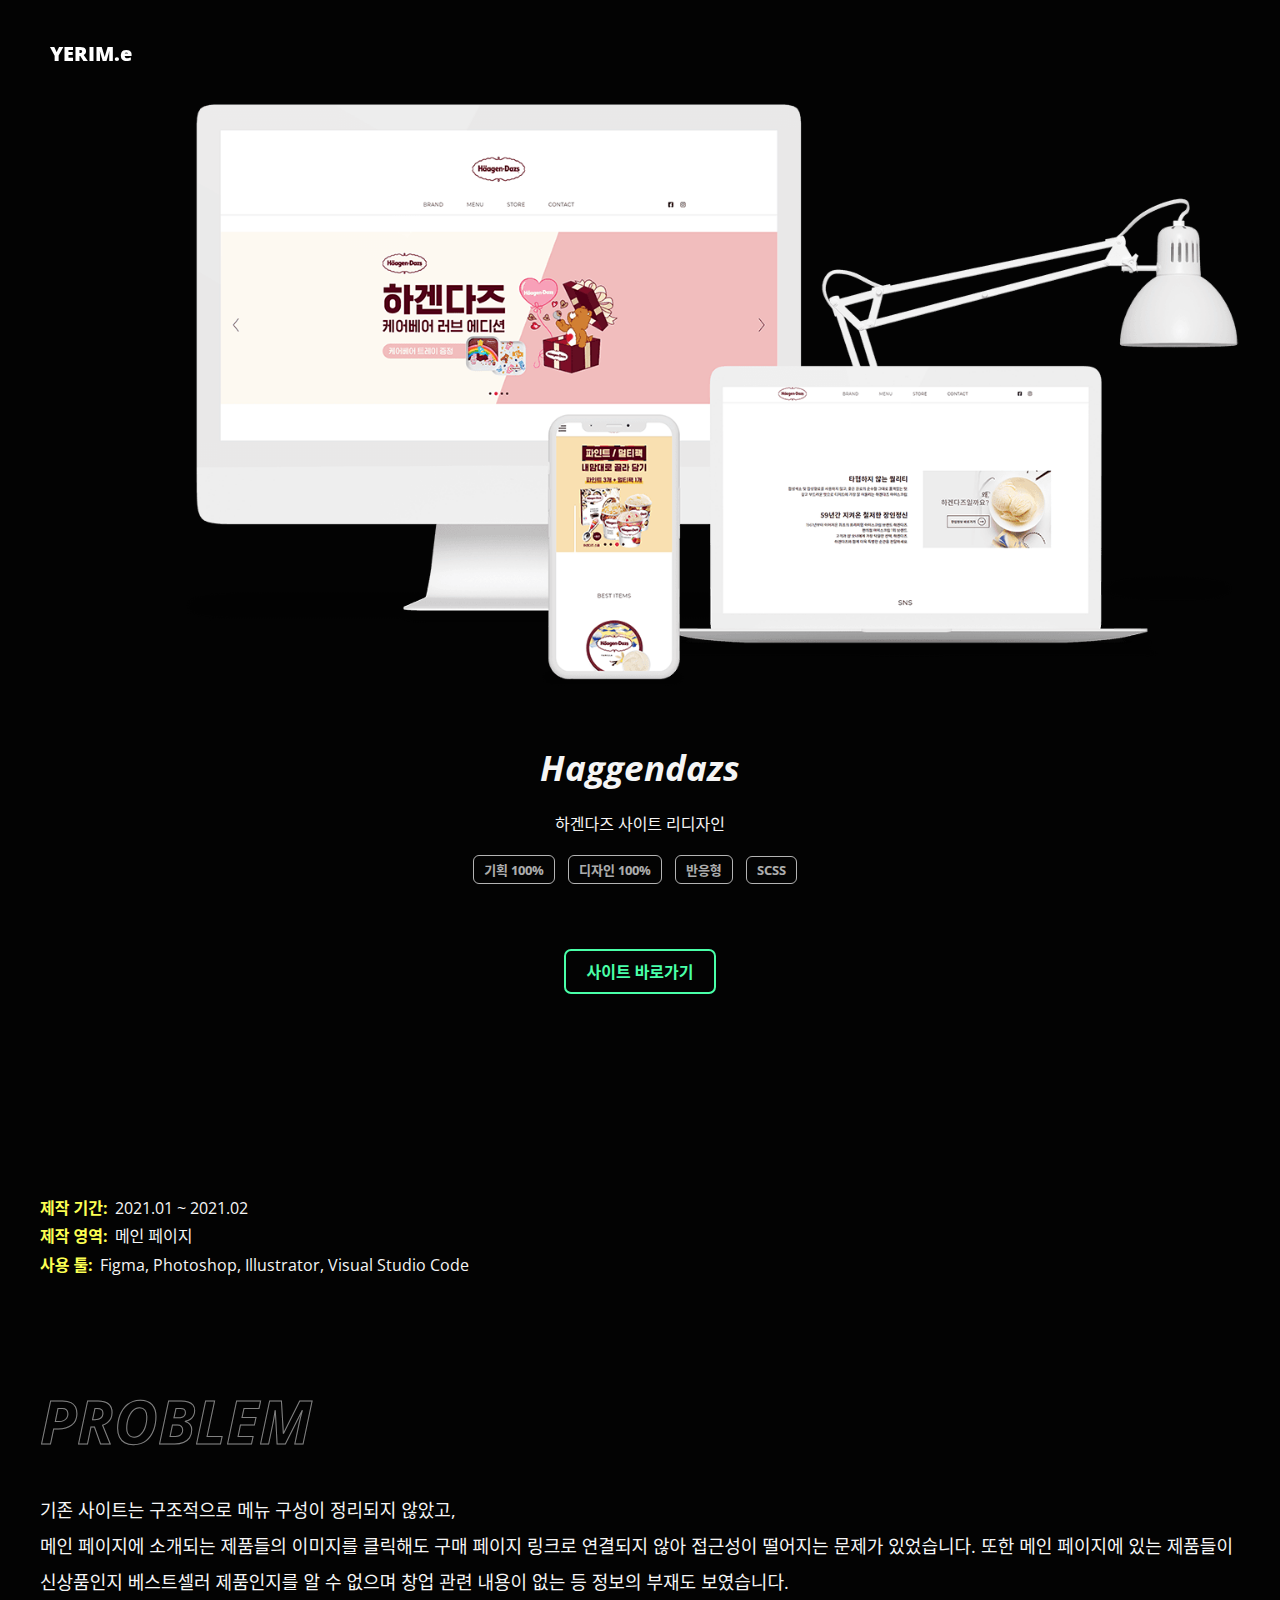
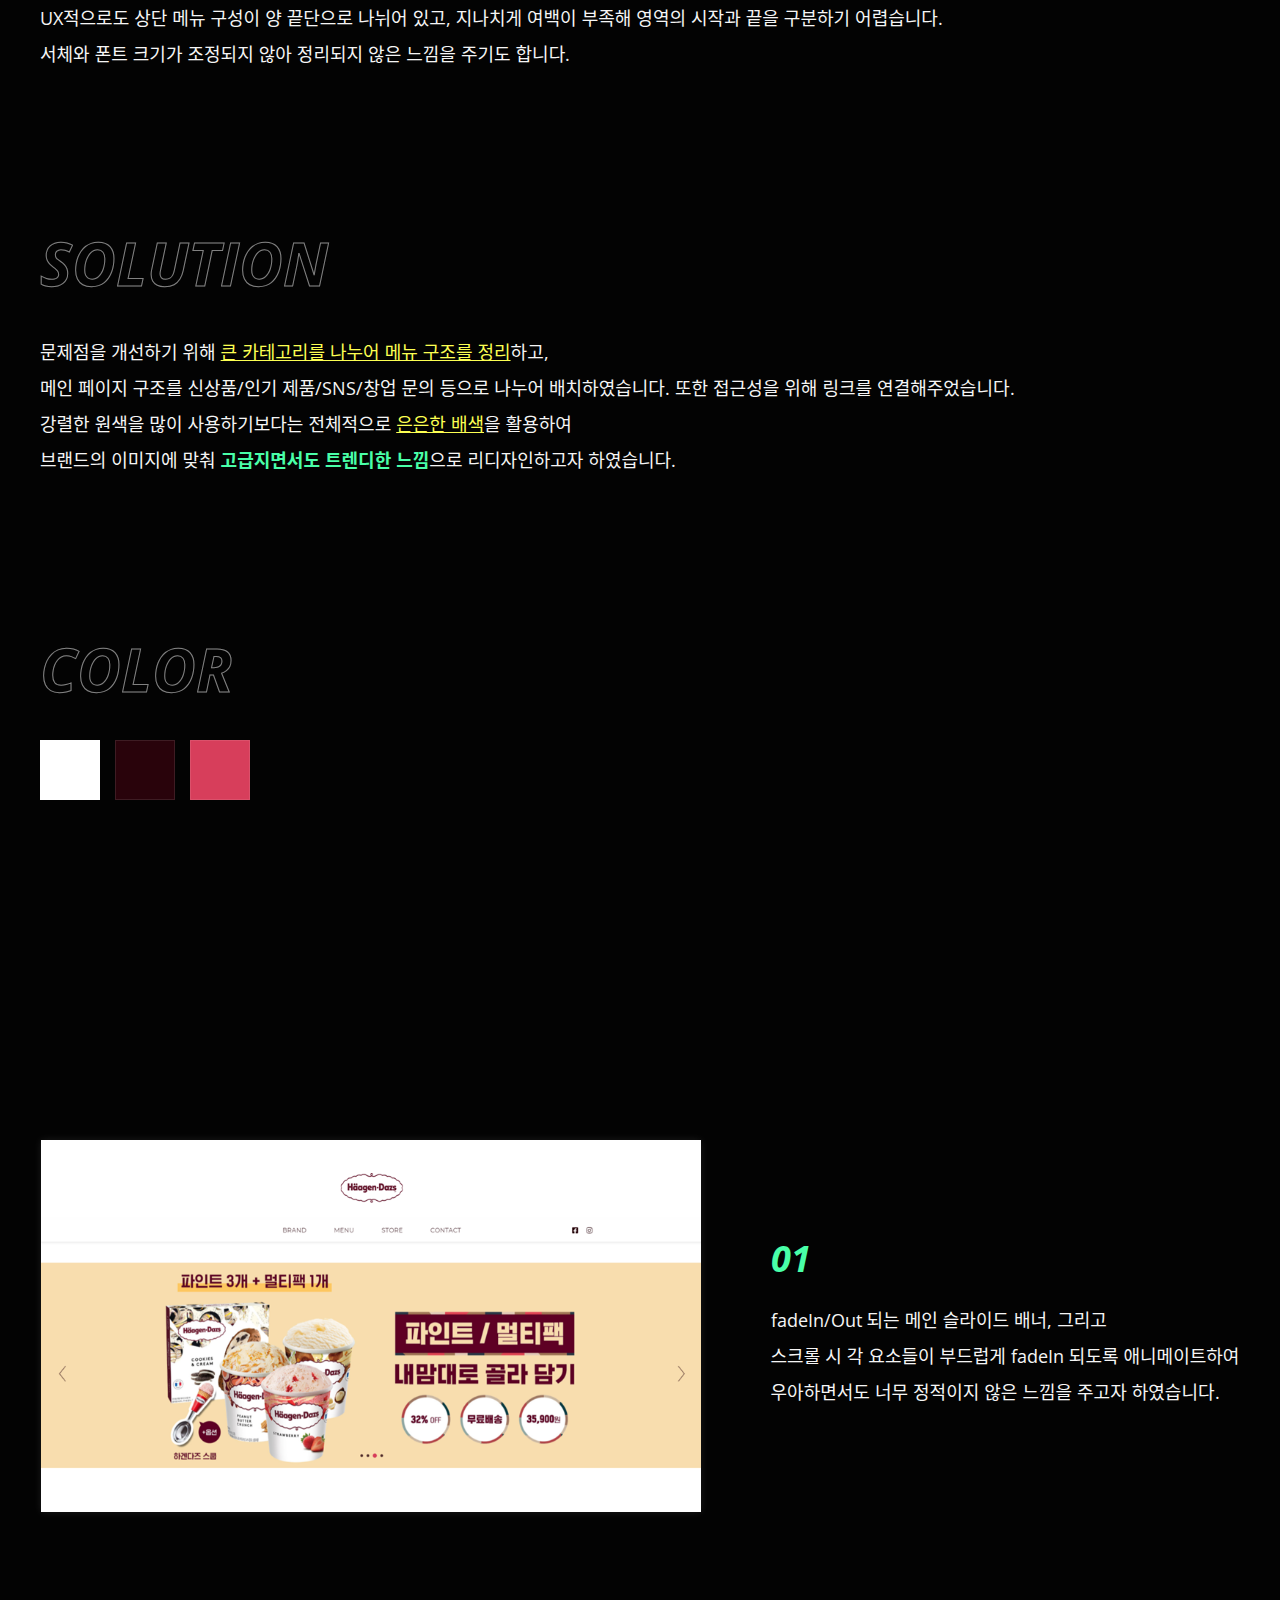
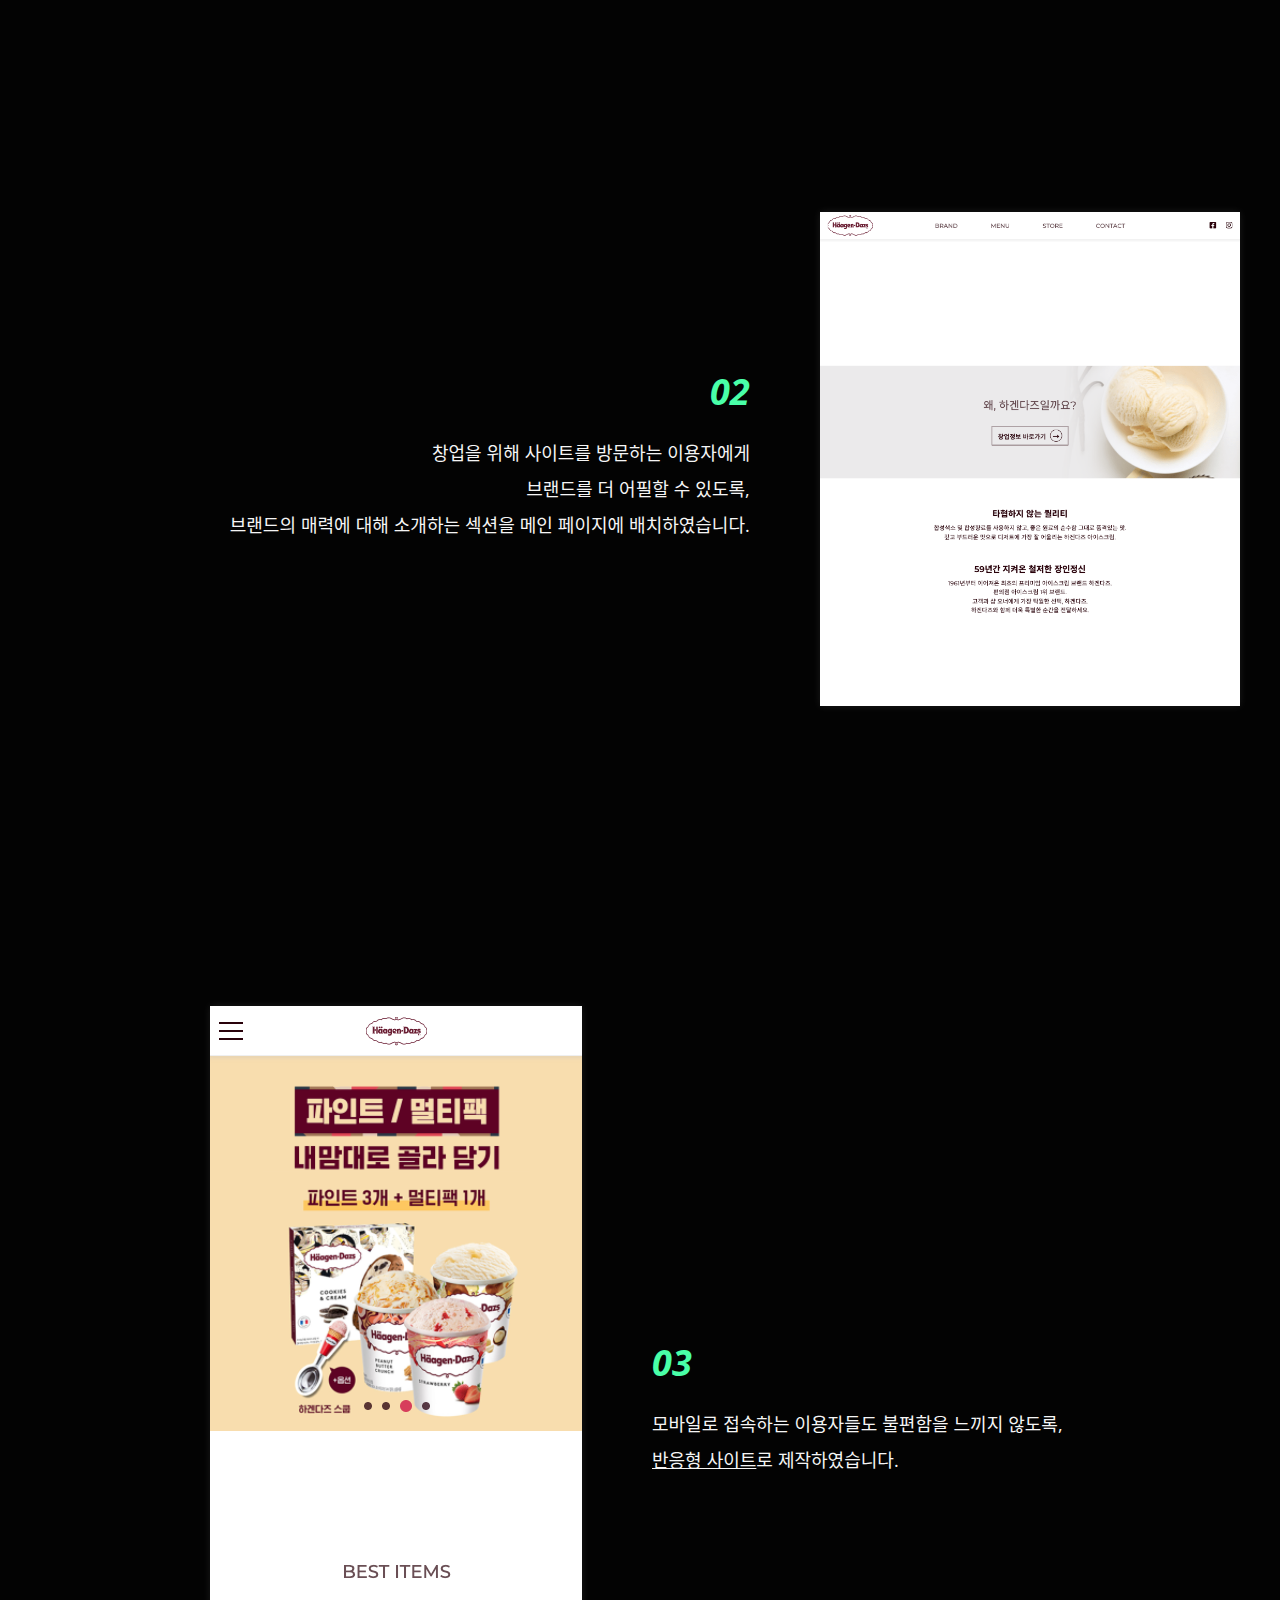
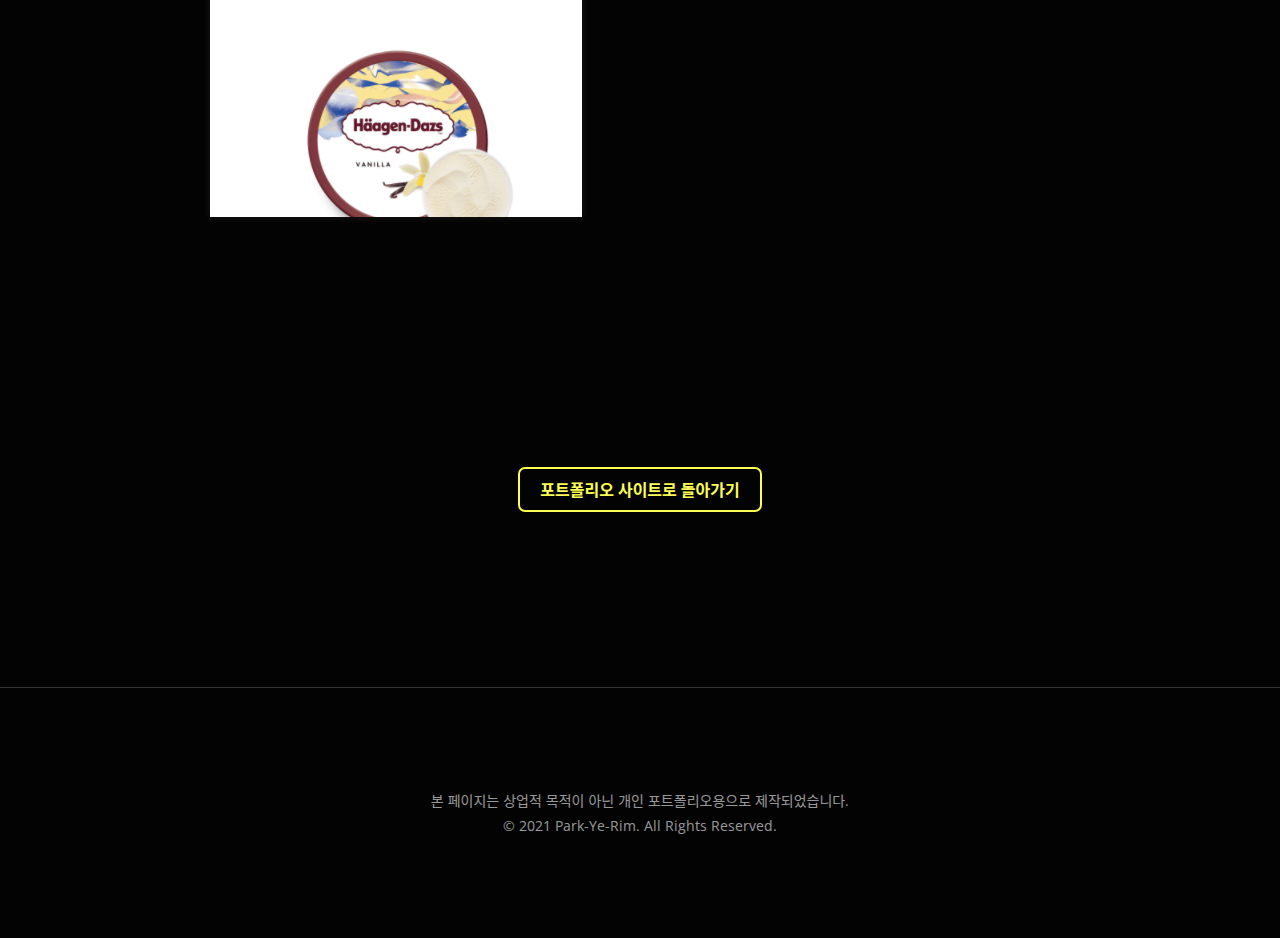
<file: work/site01.html>
<!DOCTYPE html>
<html lang="ko">
<head>
    <meta charset="UTF-8">
    <meta http-equiv="X-UA-Compatible" content="IE=edge">
    <meta name="viewport" content="width=device-width, initial-scale=1.0">
    <title>하겐다즈 사이트 리디자인::YERIM.e</title>

        <!-- font -->
        <link rel="preconnect" href="https://fonts.gstatic.com">
        <link href="https://fonts.googleapis.com/css2?family=Noto+Sans+KR:wght@100;300;400;500;700;900&display=swap"
            rel="stylesheet">
            <link rel="preconnect" href="https://fonts.gstatic.com">
        <link href="https://fonts.googleapis.com/css2?family=Open+Sans:ital,wght@0,300;0,400;0,600;0,700;0,800;1,300;1,400;1,600;1,700;1,800&display=swap" rel="stylesheet">
    
         <!-- jquery -->
        <script src="https://cdnjs.cloudflare.com/ajax/libs/jquery/3.5.1/jquery.min.js"
        integrity="sha512-bLT0Qm9VnAYZDflyKcBaQ2gg0hSYNQrJ8RilYldYQ1FxQYoCLtUjuuRuZo+fjqhx/qtq/1itJ0C2ejDxltZVFg=="
        crossorigin="anonymous"></script>
    
        <!-- font awesome -->
        <link rel="stylesheet" href="https://cdnjs.cloudflare.com/ajax/libs/font-awesome/5.15.2/css/all.min.css"
            integrity="sha512-HK5fgLBL+xu6dm/Ii3z4xhlSUyZgTT9tuc/hSrtw6uzJOvgRr2a9jyxxT1ely+B+xFAmJKVSTbpM/CuL7qxO8w=="
            crossorigin="anonymous" />   
            
             <!-- custom -->
        <link rel="stylesheet" href="../css/style.css">
        <script src="../js/script.js"></script>
           
</head>
<body>
    <!-- header start -->
    <header id ="main-header" class="flex flex-ai-c flex-jc-b">
        <div class="logo"><a href="../">YERIM.e</a></div>
        <div class="sns-btn">
            <div class="dot flex flex-d-c flex-jc-c mb-s"><span></span><span></span><span></span><span></span><span></span></div>
            <ul class="sns flex flex-jc-c flex-ai-c">            
                <li><a target="_blank" href="https://www.instagram.com/y_e_r_i_m_e/"><i class="fab fa-instagram"></i></a></li>
                <li><a target="_blank" href="https://github.com/Kimbangul"><i class="fab fa-github"></i></a></li>
                <li><a href="mailto:highcolor_12@g.hongik.ac.kr"><i class="far fa-envelope"></i></i></a></li>
            </ul>
        </div>
        
    </header>
<!-- header end -->

<div id="contents" class="wrap">
    <section id="sub-main" class="sub-section flex flex-ai-c">
        <div class="con flex flex-d-c flex-jc-c">
            <div class="img-box">
                <img src="../img/site01_2.png" alt="하겐다즈 리디자인 사이트 목업 이미지">
            </div>
            <div class="site-con flex flex-d-c flex-ai-c">
                <h1 class="site-title">Haggendazs</h1>
                <h3 class="sub-title">하겐다즈 사이트 리디자인</h3>
                <ul class="tag-list">
                    <li class="tag">기획 100%</li>
                    <li class="tag">디자인 100%</li>
                    <li class="tag">반응형</li>
                    <li class="tag">SCSS</li>
                </ul>
            </div>

            
            <div class="link-btn">
                <div class="link-box flex flex-jc-c flex-ai-c">
                    <a class="flex flex-ai-c flex-jc-c" href="https://kimbangul.github.io/haagendazs/" target="_blank">사이트 바로가기</a>
                </div>
            </div>

            <ul class="site-info flex flex-d-c flex-ai-c">
                <li><span class="bold">제작 기간: </span>2021.01 ~ 2021.02</li>
                <li><span class="bold">제작 영역: </span>메인 페이지</li>
                <li><span class="bold">사용 툴: </span>Figma, Photoshop, Illustrator, Visual Studio Code</li>
                
            </ul>
        </div>
    </section>
    <section id="site-description" class="sub-section">
        <div class="con">
            <div class="problem">
                <h3>PROBLEM</h3>
            <p class="text-box">            
                기존 사이트는 구조적으로 메뉴 구성이 정리되지 않았고, <br> 메인 페이지에 소개되는 제품들의 이미지를 클릭해도 구매 페이지 링크로 연결되지 않아 접근성이 떨어지는 문제가 있었습니다.
                또한 메인 페이지에 있는 제품들이 신상품인지 베스트셀러 제품인지를 알 수 없으며 창업 관련 내용이 없는 등 정보의 부재도 보였습니다.<br>
                
                UX적으로도 상단 메뉴 구성이 양 끝단으로 나뉘어 있고, 지나치게 여백이 부족해 영역의 시작과 끝을 구분하기 어렵습니다. <br>
                 서체와 폰트 크기가 조정되지 않아 정리되지 않은 느낌을 주기도 합니다. <br>
            </p>
            </div>
            <div class="solution">
                <h3>SOLUTION</h3>
            <p class="text-box">
                문제점을 개선하기 위해 <span class="underline">큰 카테고리를 나누어 메뉴 구조를 정리</span>하고, <br>
                메인 페이지 구조를 신상품/인기 제품/SNS/창업 문의 등으로 나누어 배치하였습니다. 또한 접근성을 위해 링크를 연결해주었습니다.<br>
                강렬한 원색을 많이 사용하기보다는 전체적으로 <span class="underline">은은한 배색</span>을 활용하여 <br>
                브랜드의 이미지에 맞춰 <span class="bold">고급지면서도 트렌디한 느낌</span>으로 리디자인하고자 하였습니다. 
            </p>
            </div>
            <div class="color">
                <h3>COLOR</h3>
                 <ul class="color-list flex">
                <li class="color" style="background-color:#fff"></li>
                <li class="color" style="background-color:#29030b"></li>
                <li class="color" style="background-color:#d73e5b"></li>
            </ul>
            </div>
            

            
        </div>
    </section>
    <section id="detail" class="sub-section">
        <div class="con flex flex-d-c">
            <div class="row flex flex-ai-c flex-jc-c">
               
                <div class="img-box">
                    <img src="../img/site01_3.png" alt="하겐다즈 리디자인 사이트 슬라이드 배너 이미지">
                    <!-- <img src="../img/site01_4.png" class="sub-img" alt="하겐다즈 리디자인 사이트 섹션 이미지"> -->
                </div>

                <div class="text-con">
                    <div class="num">01</div>
                    <p class="text-box">
                    
                        fadeIn/Out 되는 메인 슬라이드 배너, 그리고 <br>
                        스크롤 시 각 요소들이 부드럽게 fadeIn 되도록 애니메이트하여<br>
                        우아하면서도 너무 정적이지 않은 느낌을 주고자 하였습니다.
                    </p>
                </div>
               
            </div>
            <div class="row  flex flex-ai-c flex-jc-e">
                
                <div class="img-box portrait-img">
                    <img  src="../img/site01_5.png" alt="하겐다즈 리디자인 사이트 창업정보 이미지">
                </div>
                <div class="text-con">
                    <div class="num">02</div>
                    <p class="text-box">
                        창업을 위해 사이트를 방문하는 이용자에게 <br> 브랜드를 더 어필할 수 있도록, <br>
                        브랜드의 매력에 대해 소개하는 섹션을 메인 페이지에 배치하였습니다.
                    </p>
                </div>
                
            </div>

            <div class="row flex flex-ai-c">
                <div class="img-box mb-img">
                    <img src="../img/site01_6.png" alt="하겐다즈 리디자인 사이트 모바일 이미지">
                </div>
                <div class="text-con">
                    <div class="num">03</div>
                    <p class="text-box">
                        모바일로 접속하는 이용자들도 불편함을 느끼지 않도록, <br>
                        <span class="underline">반응형 사이트</span>로 제작하였습니다.
                    </p>
                </div>
                
            </div>

            <div class="link-btn">
                <div class="link-box flex flex-jc-c flex-ai-c">
                    <a class="flex flex-ai-c flex-jc-c" href="../" >포트폴리오 사이트로 돌아가기</a>
                </div>
            </div>
        </div>
    </section>
    <footer>
        <div class="con">
            <div class="text-box">
                본 페이지는 상업적 목적이 아닌 <br class="mb-s"> 개인 포트폴리오용으로 제작되었습니다.<br>
                <span class="copy">© 2021 Park-Ye-Rim. All Rights Reserved.</span>   
            </div>
        </div>  
    </footer>
</div>
<!-- contents end -->
</body>
</html>
</file>
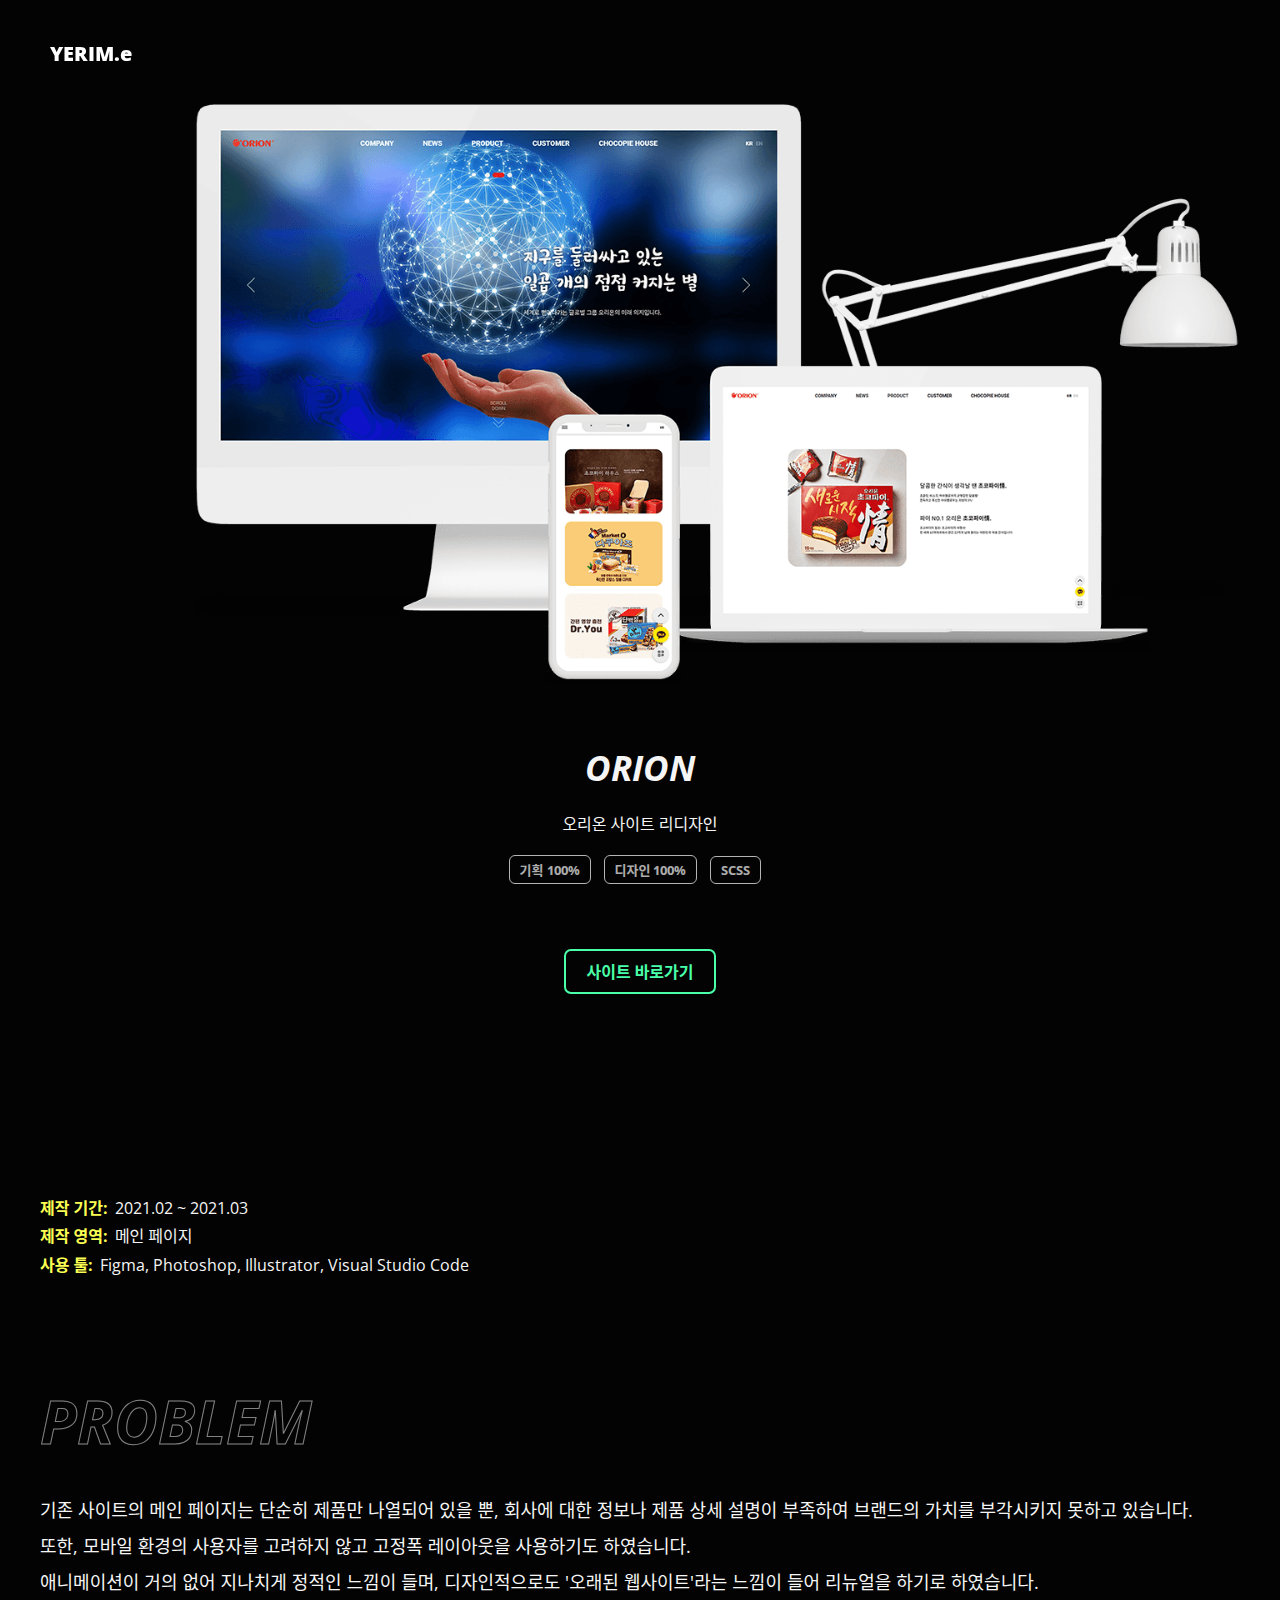
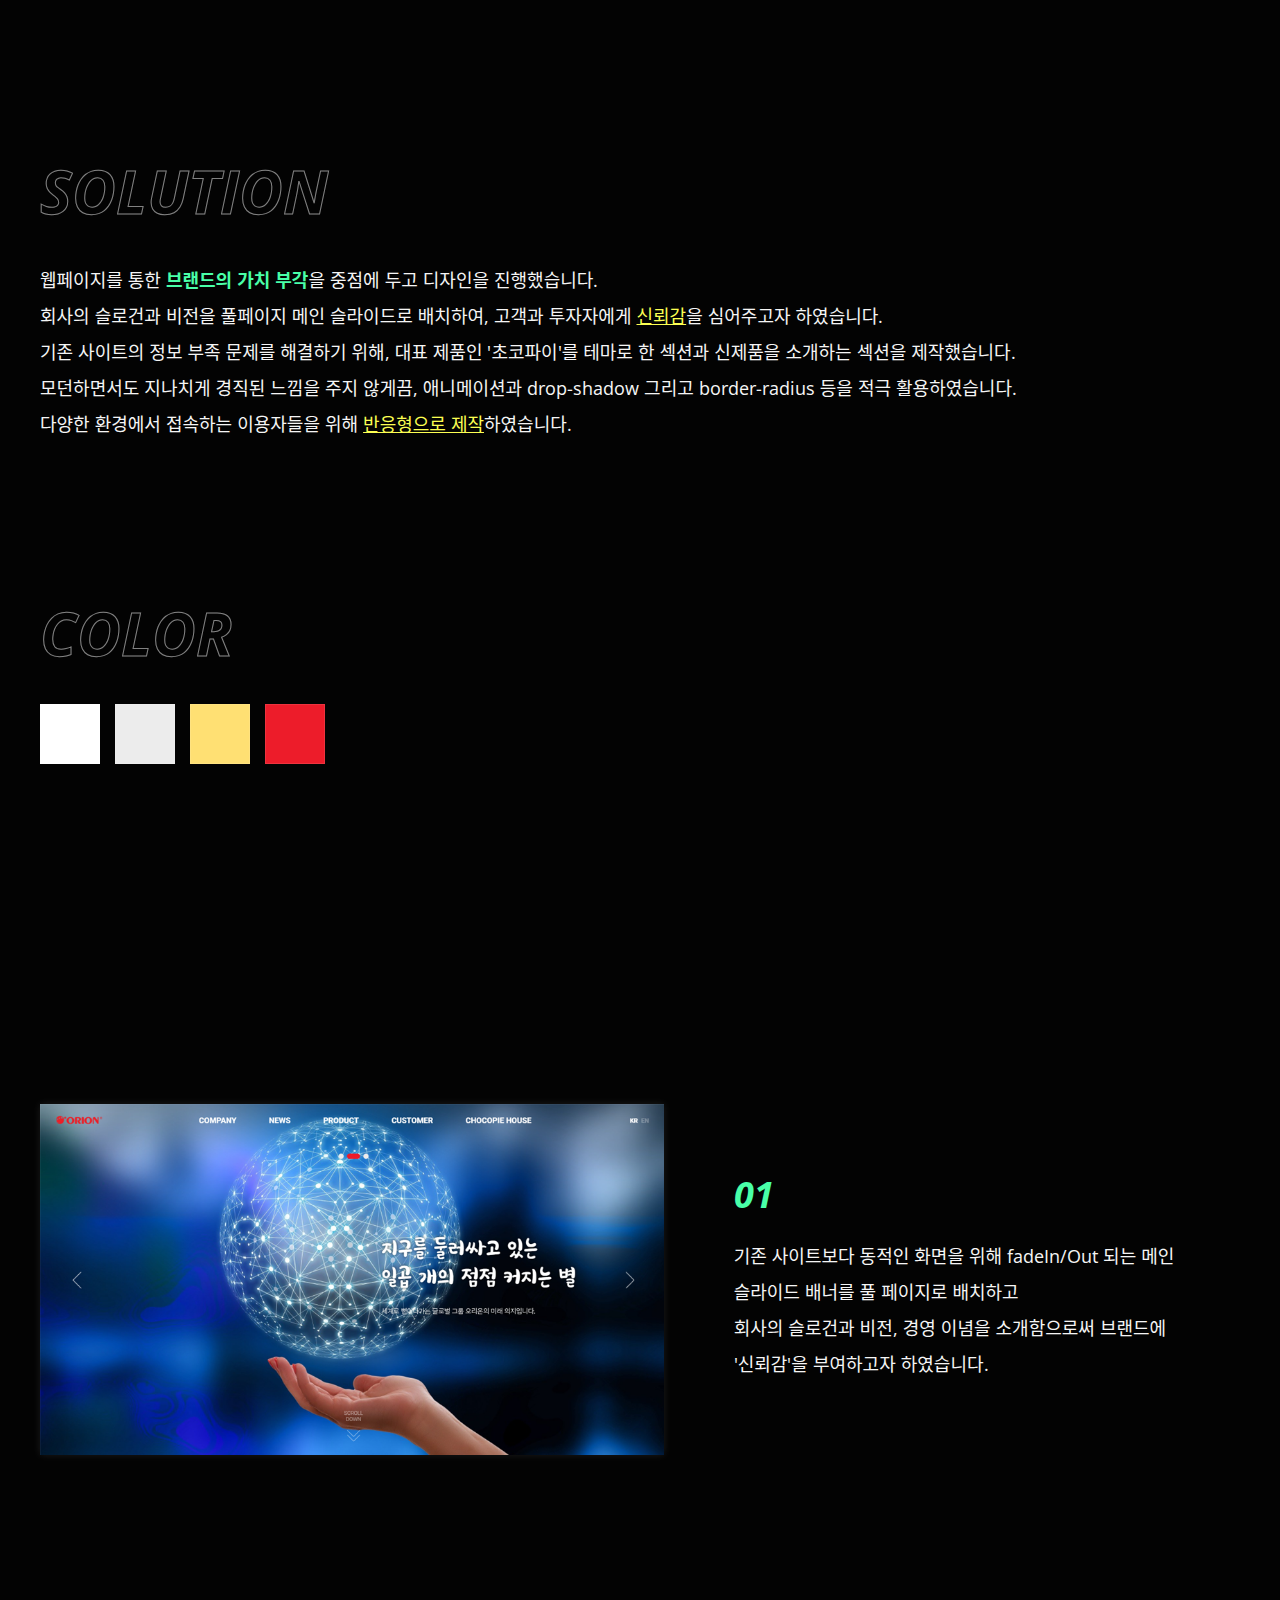
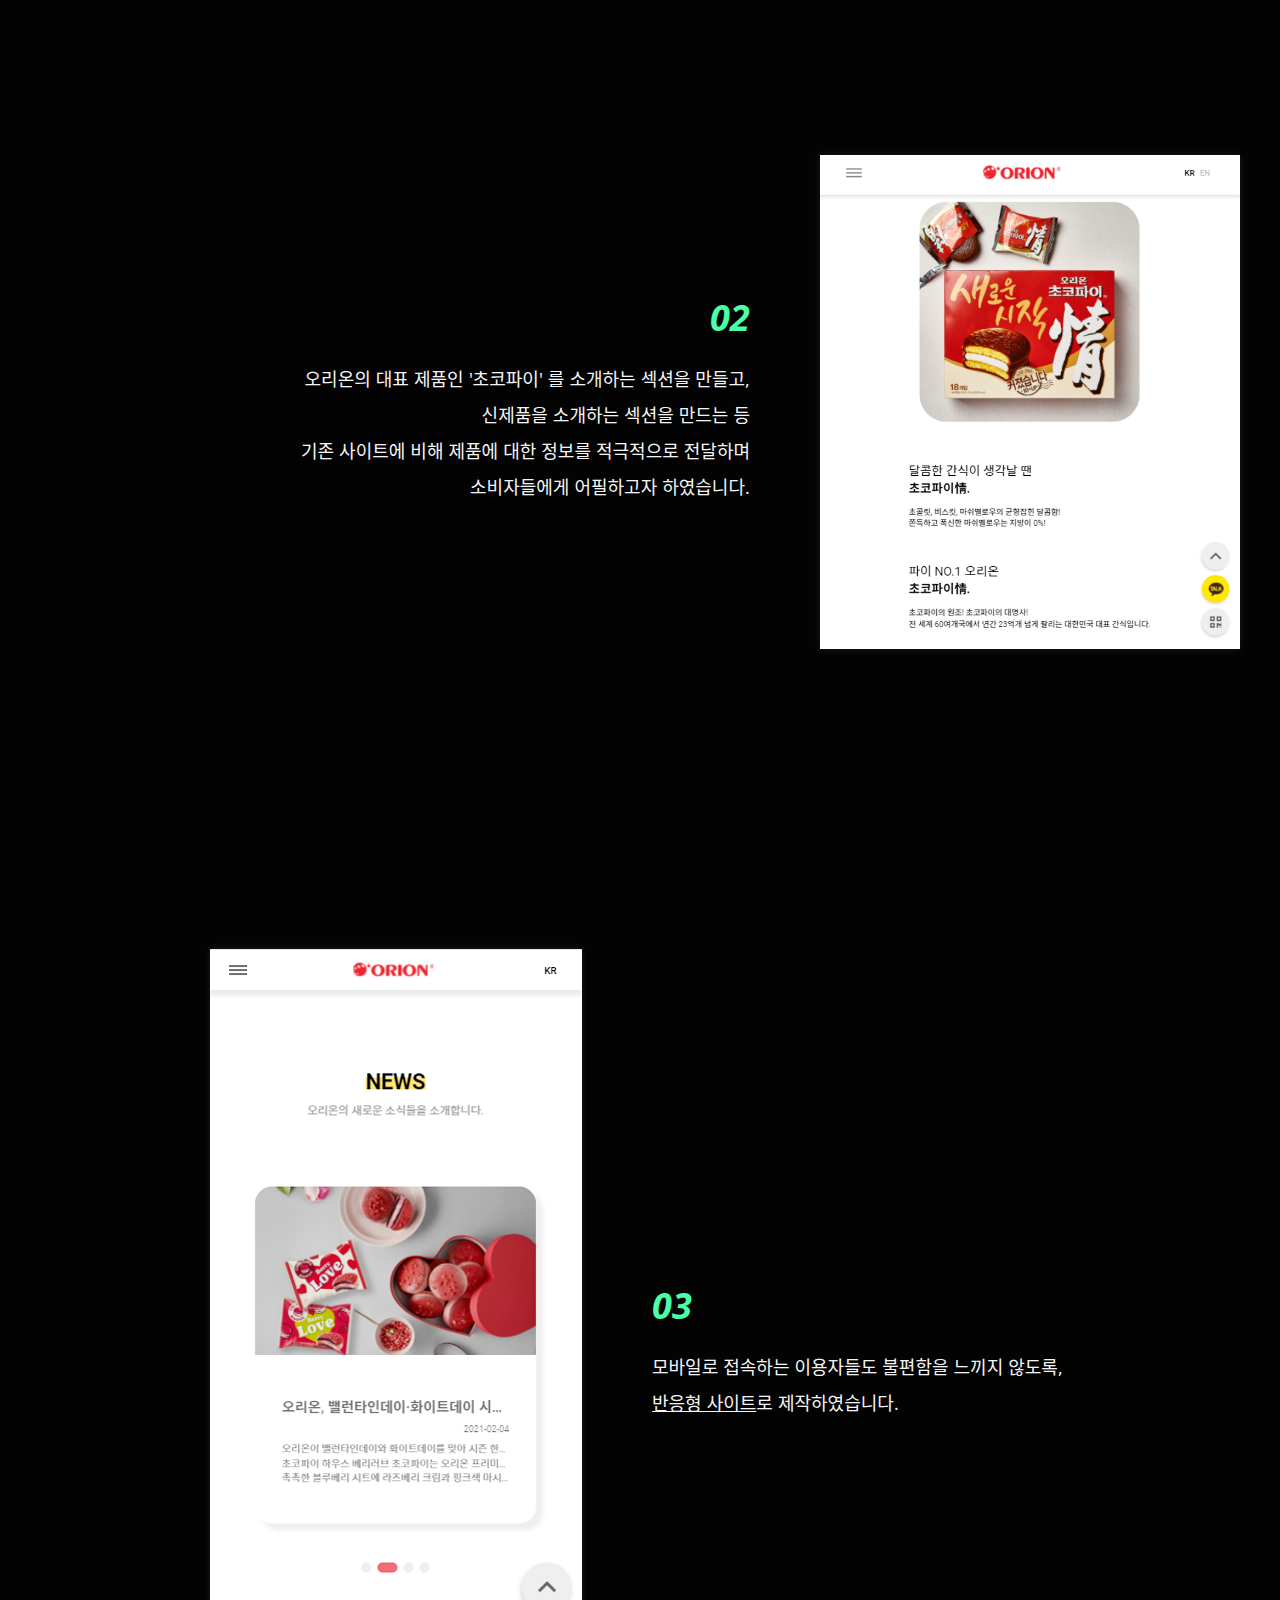
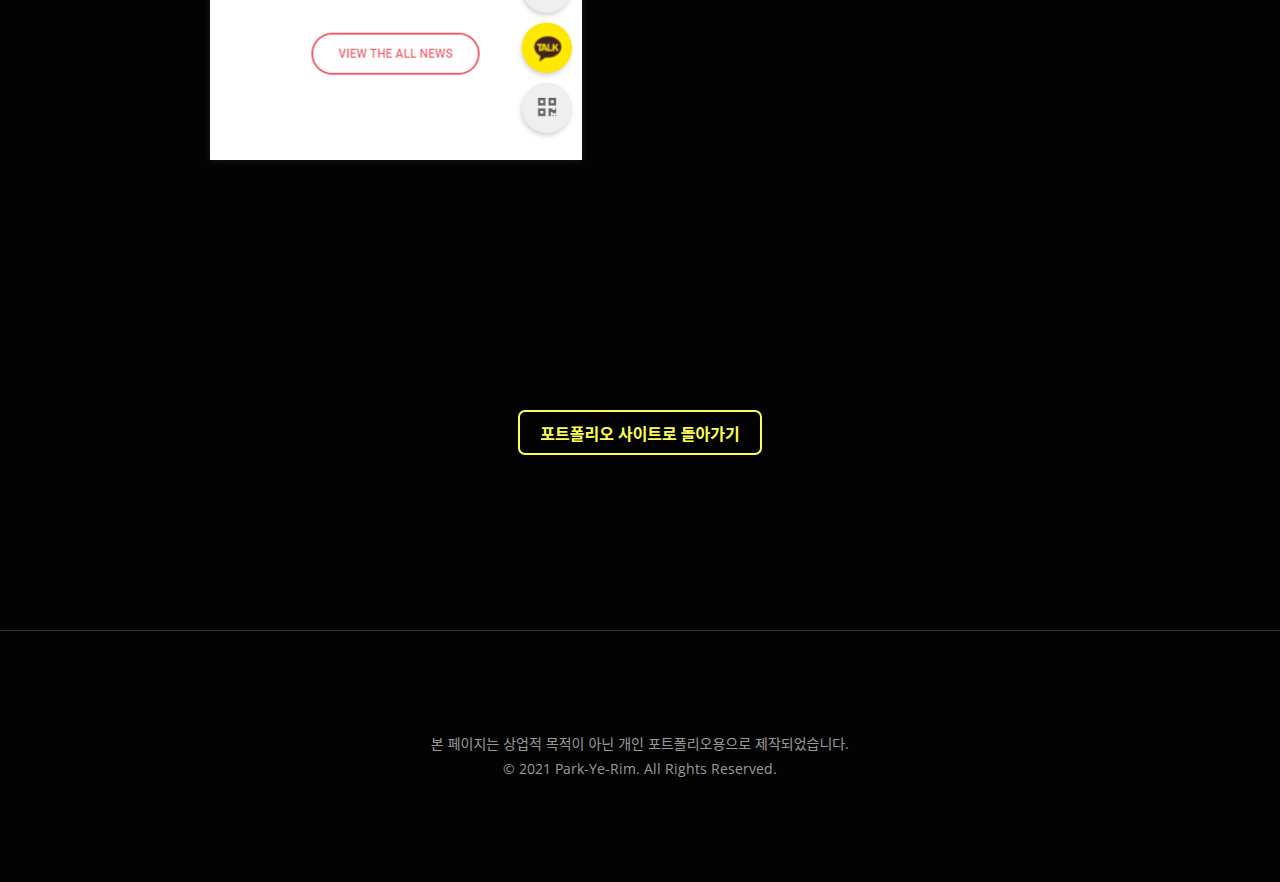
<file: work/site02.html>
<!DOCTYPE html>
<html lang="ko">
<head>
    <meta charset="UTF-8">
    <meta http-equiv="X-UA-Compatible" content="IE=edge">
    <meta name="viewport" content="width=device-width, initial-scale=1.0">
    <title>오리온 사이트 리디자인::YERIM.e</title>

        <!-- font -->
        <link rel="preconnect" href="https://fonts.gstatic.com">
        <link href="https://fonts.googleapis.com/css2?family=Noto+Sans+KR:wght@100;300;400;500;700;900&display=swap"
            rel="stylesheet">
            <link rel="preconnect" href="https://fonts.gstatic.com">
        <link href="https://fonts.googleapis.com/css2?family=Open+Sans:ital,wght@0,300;0,400;0,600;0,700;0,800;1,300;1,400;1,600;1,700;1,800&display=swap" rel="stylesheet">
    
         <!-- jquery -->
        <script src="https://cdnjs.cloudflare.com/ajax/libs/jquery/3.5.1/jquery.min.js"
        integrity="sha512-bLT0Qm9VnAYZDflyKcBaQ2gg0hSYNQrJ8RilYldYQ1FxQYoCLtUjuuRuZo+fjqhx/qtq/1itJ0C2ejDxltZVFg=="
        crossorigin="anonymous"></script>

       

        <!-- font awesome -->
        <link rel="stylesheet" href="https://cdnjs.cloudflare.com/ajax/libs/font-awesome/5.15.2/css/all.min.css"
            integrity="sha512-HK5fgLBL+xu6dm/Ii3z4xhlSUyZgTT9tuc/hSrtw6uzJOvgRr2a9jyxxT1ely+B+xFAmJKVSTbpM/CuL7qxO8w=="
            crossorigin="anonymous" />   
            
             <!-- custom -->
        <link rel="stylesheet" href="../css/style.css">
        <script src="../js/script.js"></script>
           
</head>
<body>
    <!-- header start -->
    <header id ="main-header" class="flex flex-ai-c flex-jc-b">
        <div class="logo"><a href="../">YERIM.e</a></div>
        <div class="sns-btn">
            <div class="dot flex flex-d-c flex-jc-c mb-s"><span></span><span></span><span></span><span></span><span></span></div>
            <ul class="sns flex flex-jc-c flex-ai-c">            
                <li><a target="_blank" href="https://www.instagram.com/y_e_r_i_m_e/"><i class="fab fa-instagram"></i></a></li>
                <li><a target="_blank" href="https://github.com/Kimbangul"><i class="fab fa-github"></i></a></li>
                <li><a href="mailto:highcolor_12@g.hongik.ac.kr"><i class="far fa-envelope"></i></i></a></li>
            </ul>
        </div>
        
    </header>
<!-- header end -->

<div id="contents" class="wrap">
    <section id="sub-main" class="sub-section flex flex-ai-c">
        <div class="con flex flex-d-c flex-jc-c">
            <div class="img-box">
                <img src="../img/site02_2.png" alt="오리온 리디자인 사이트 목업 이미지">
            </div>
            <div class="site-con flex flex-d-c flex-ai-c">
                <h1 class="site-title">ORION</h1>
                <h3 class="sub-title">오리온 사이트 리디자인</h3>
                <ul class="tag-list">
                    <li class="tag">기획 100%</li>
                    <li class="tag">디자인 100%</li>
                    <li class="tag">SCSS</li>
                </ul>
            </div>

            
            <div class="link-btn">
                <div class="link-box flex flex-jc-c flex-ai-c">
                    <a class="flex flex-ai-c flex-jc-c" href="https://kimbangul.github.io/orion/" target="_blank">사이트 바로가기</a>
                </div>
            </div>

            <ul class="site-info flex flex-d-c flex-ai-c">
                <li><span class="bold">제작 기간: </span>2021.02 ~ 2021.03</li>
                <li><span class="bold">제작 영역: </span>메인 페이지</li>
                <li><span class="bold">사용 툴: </span>Figma, Photoshop, Illustrator, Visual Studio Code</li>
            </ul>
        </div>
    </section>
    <section id="site-description" class="sub-section">
        <div class="con">
            <div class="problem">
                <h3>PROBLEM</h3>
            <p class="text-box">            
                기존 사이트의 메인 페이지는 단순히 제품만 나열되어 있을 뿐, 회사에 대한 정보나 제품 상세 설명이 부족하여 브랜드의 가치를 부각시키지 못하고 있습니다.<br>
                또한, 모바일 환경의 사용자를 고려하지 않고 고정폭 레이아웃을 사용하기도 하였습니다.<br>
                애니메이션이 거의 없어 지나치게 정적인 느낌이 들며, <br class="mb-s"> 디자인적으로도 '오래된 웹사이트'라는 느낌이 들어 리뉴얼을 하기로 하였습니다.
            </p>
            </div>
            <div class="solution">
                <h3>SOLUTION</h3>
            <p class="text-box">
                웹페이지를 통한 <span class="bold">브랜드의 가치 부각</span>을 중점에 두고 디자인을 진행했습니다. <br>
                회사의 슬로건과 비전을 풀페이지 메인 슬라이드로 배치하여, 고객과 투자자에게 <span class="underline">신뢰감</span>을 심어주고자 하였습니다. <br>    
                기존 사이트의 정보 부족 문제를 해결하기 위해, 대표 제품인 '초코파이'를 테마로 한 섹션과 신제품을 소개하는 섹션을 제작했습니다. <br> 
                모던하면서도 지나치게 경직된 느낌을 주지 않게끔, 애니메이션과 drop-shadow 그리고 border-radius 등을 적극 활용하였습니다.<br>
                다양한 환경에서 접속하는 이용자들을 위해 <span class="underline">반응형으로 제작</span>하였습니다.            

            </p>
            </div>
            <div class="color">
                <h3>COLOR</h3>
                 <ul class="color-list flex">
                <li class="color" style="background-color:#fff"></li>
                <li class="color" style="background-color:rgb(236, 236, 236)"></li>
                <li class="color" style="background-color:rgb(255, 224, 115)"></li>
                <li class="color" style="background-color:rgb(237, 28, 42)"></li>
            </ul>
            </div>
            

            
        </div>
    </section>
    <section id="detail" class="sub-section">
        <div class="con flex flex-d-c">
            <div class="row flex flex-ai-c flex-jc-c">
               
                <div class="img-box">
                    <img src="../img/site02_3.png" alt="오리온 리디자인 사이트 메인 슬라이드 이미지">
                </div>

                <div class="text-con">
                    <div class="num">01</div>
                    <p class="text-box">
                        기존 사이트보다 동적인 화면을 위해 fadeIn/Out 되는 메인 슬라이드 배너를 풀 페이지로 배치하고 <br>
                        회사의 슬로건과 비전, 경영 이념을 소개함으로써 브랜드에 '신뢰감'을 부여하고자 하였습니다.
                    </p>
                </div>
               
            </div>
            <div class="row  flex flex-ai-c flex-jc-e">
                
                <div class="img-box portrait-img">
                    <img  src="../img/site02_4.png" alt="오리온 리디자인 사이트 초코파이 소개 섹션 이미지">
                </div>
                <div class="text-con">
                    <div class="num">02</div>
                    <p class="text-box">
                        오리온의 대표 제품인 '초코파이' 를 소개하는 섹션을 만들고,<br> 신제품을 소개하는 섹션을 만드는 등<br>
                        기존 사이트에 비해 제품에 대한 정보를 적극적으로 전달하며 <br> 소비자들에게 어필하고자 하였습니다.
                    </p>
                </div>
                
            </div>

            <div class="row flex flex-ai-c">
                <div class="img-box mb-img">
                    <img src="../img/site02_5.png" alt="하겐다즈 리디자인 사이트 슬라이드 배너 이미지">
                </div>
                <div class="text-con">
                    <div class="num">03</div>
                    <p class="text-box">
                        모바일로 접속하는 이용자들도 불편함을 느끼지 않도록, <br>
                        <span class="underline">반응형 사이트</span>로 제작하였습니다.
                    </p>
                </div>          
            </div>

            <div class="link-btn">
                <div class="link-box flex flex-jc-c flex-ai-c">
                    <a class="flex flex-ai-c flex-jc-c" href="../" >포트폴리오 사이트로 돌아가기</a>
                </div>
            </div>
        </div>
    </section>
    <footer>
        <div class="con">
            <div class="text-box">
                본 페이지는 상업적 목적이 아닌 <br class="mb-s"> 개인 포트폴리오용으로 제작되었습니다.<br>
                <span class="copy">© 2021 Park-Ye-Rim. All Rights Reserved.</span>   
            </div>
        </div>  
    </footer>
</div>
<!-- contents end -->
</body>
</html>
</file>
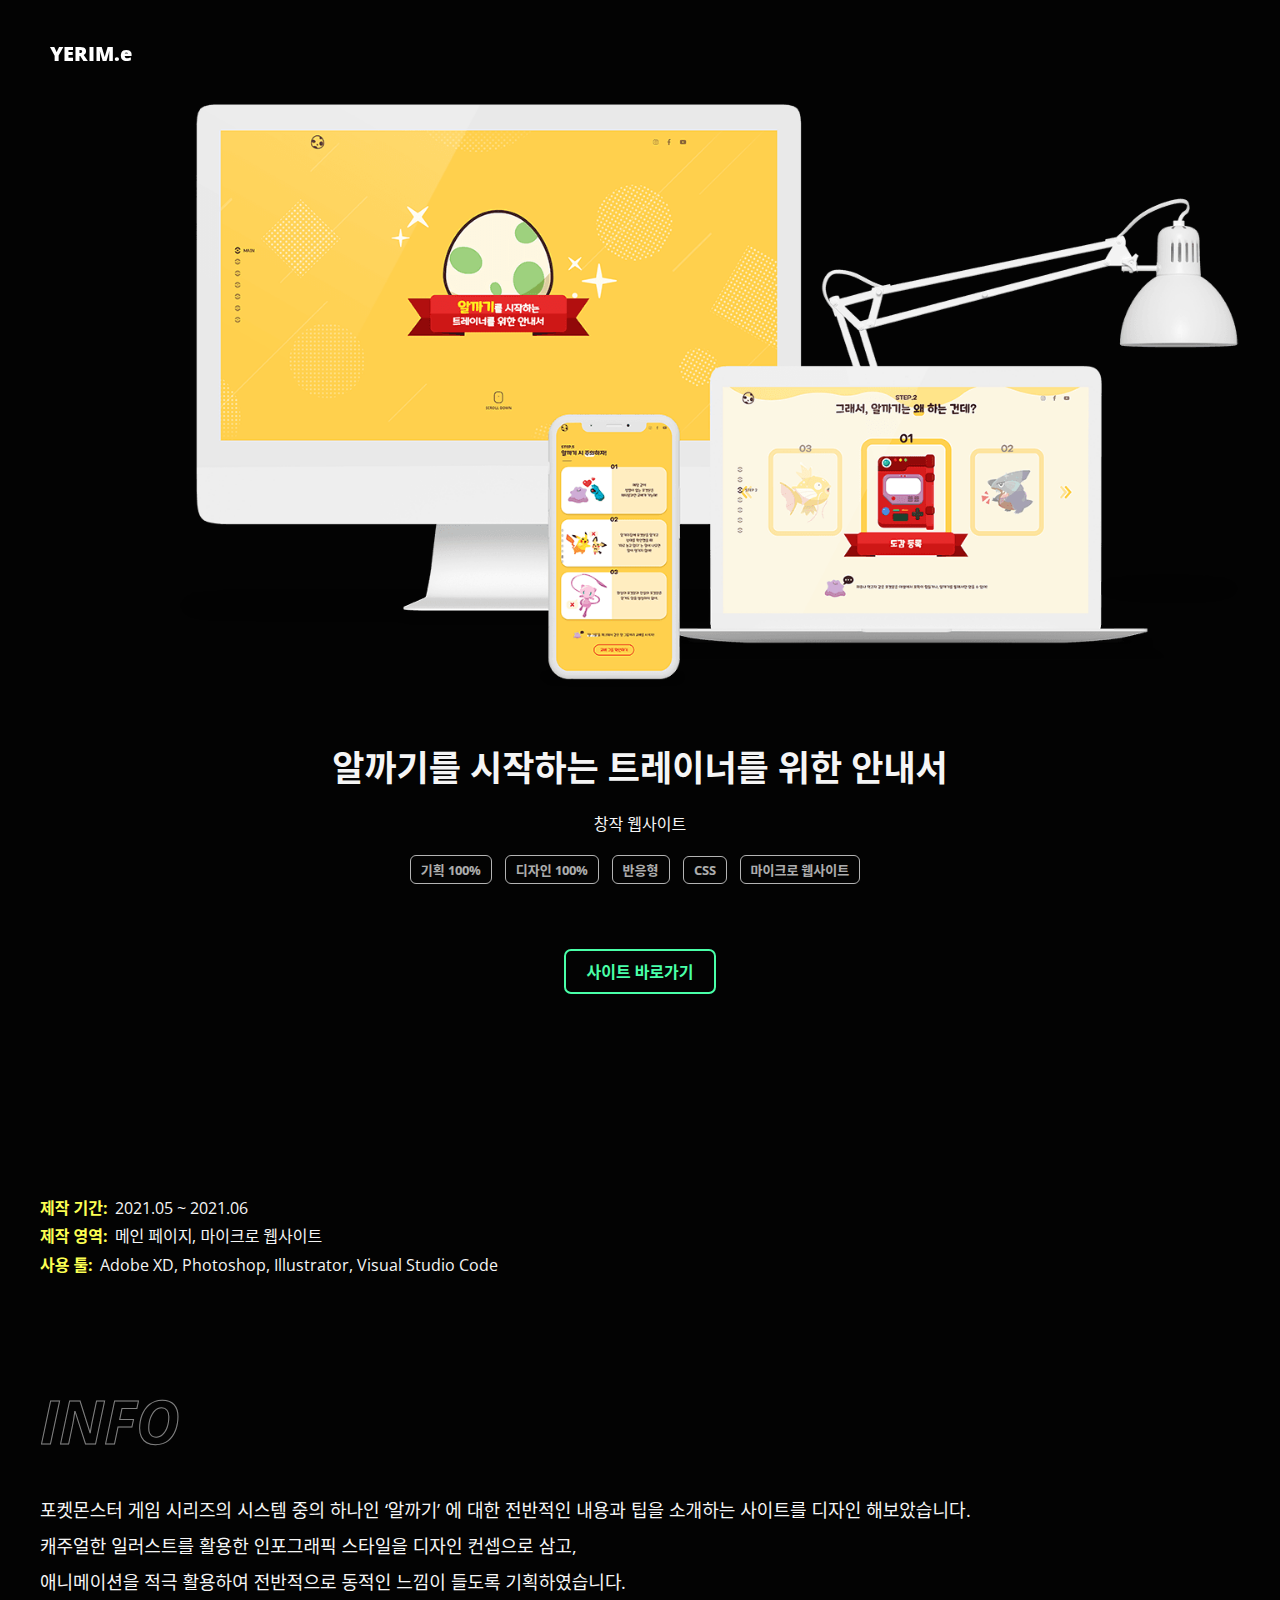
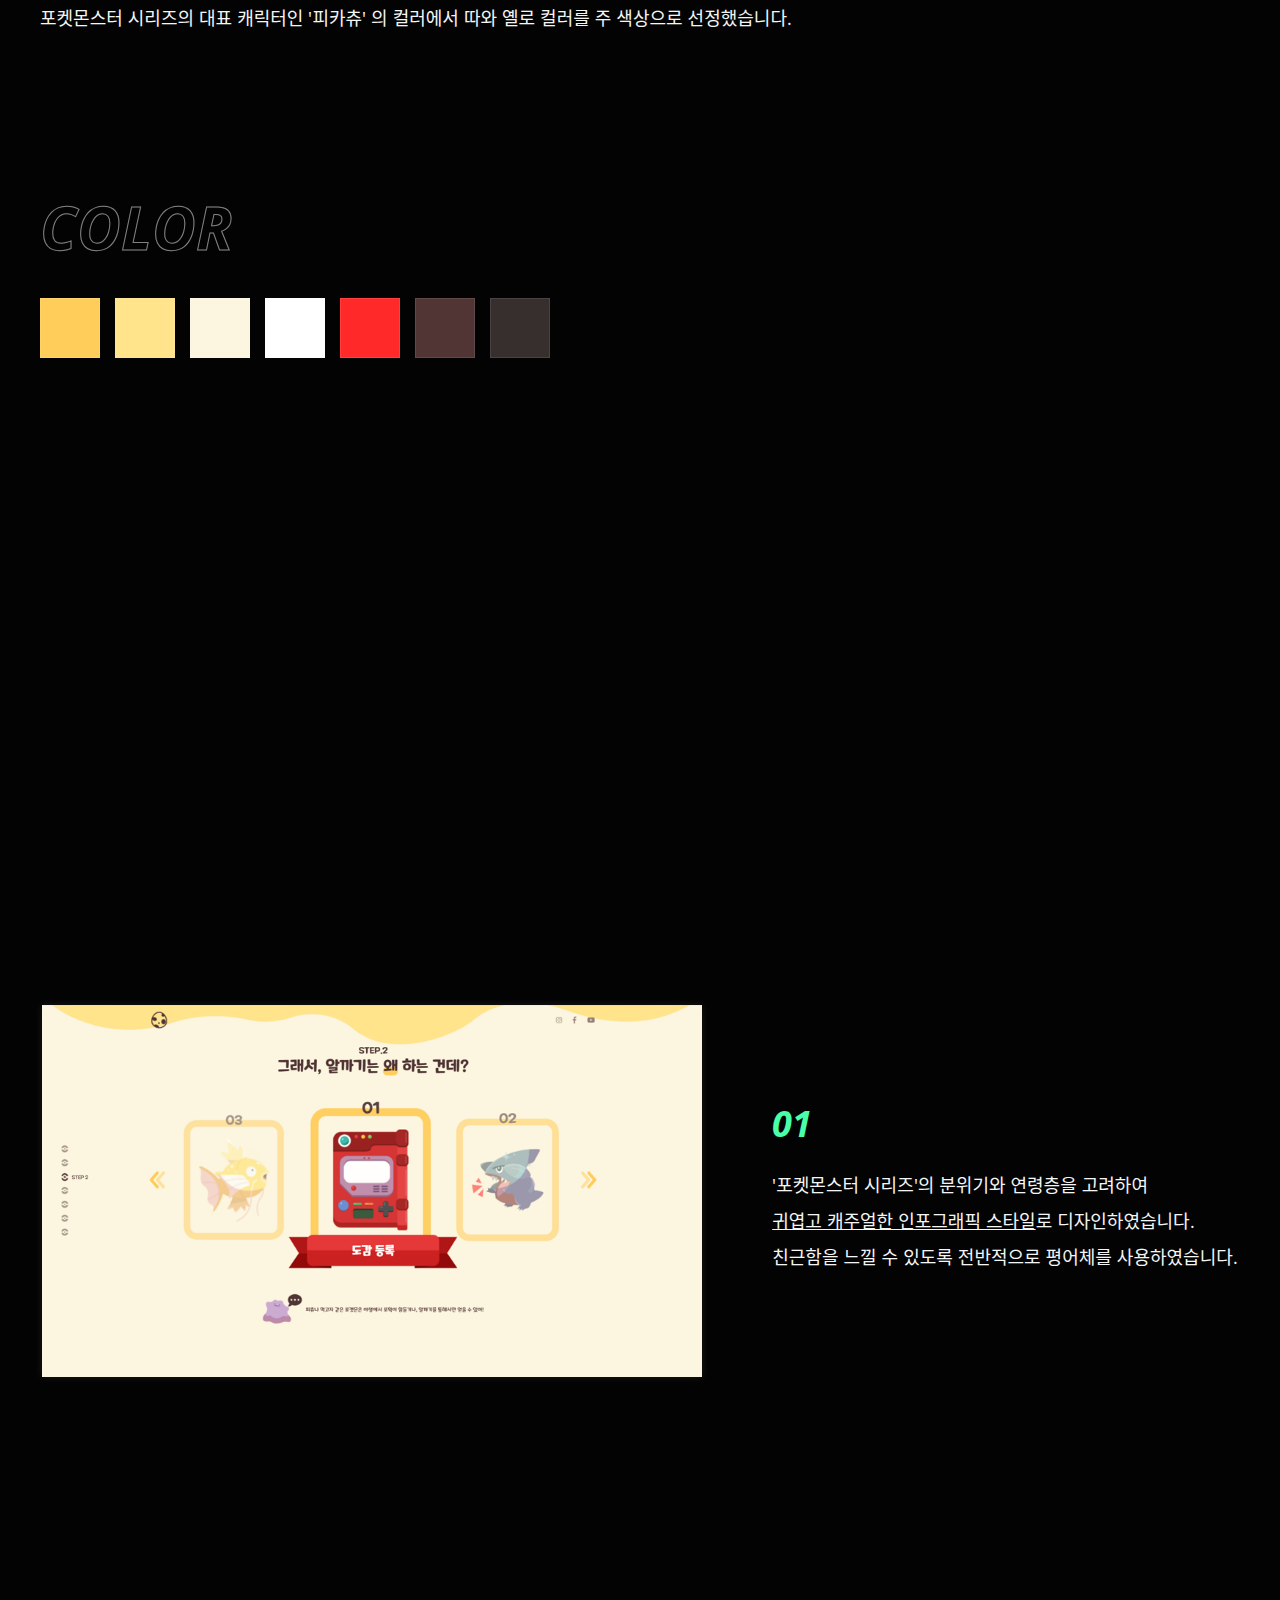
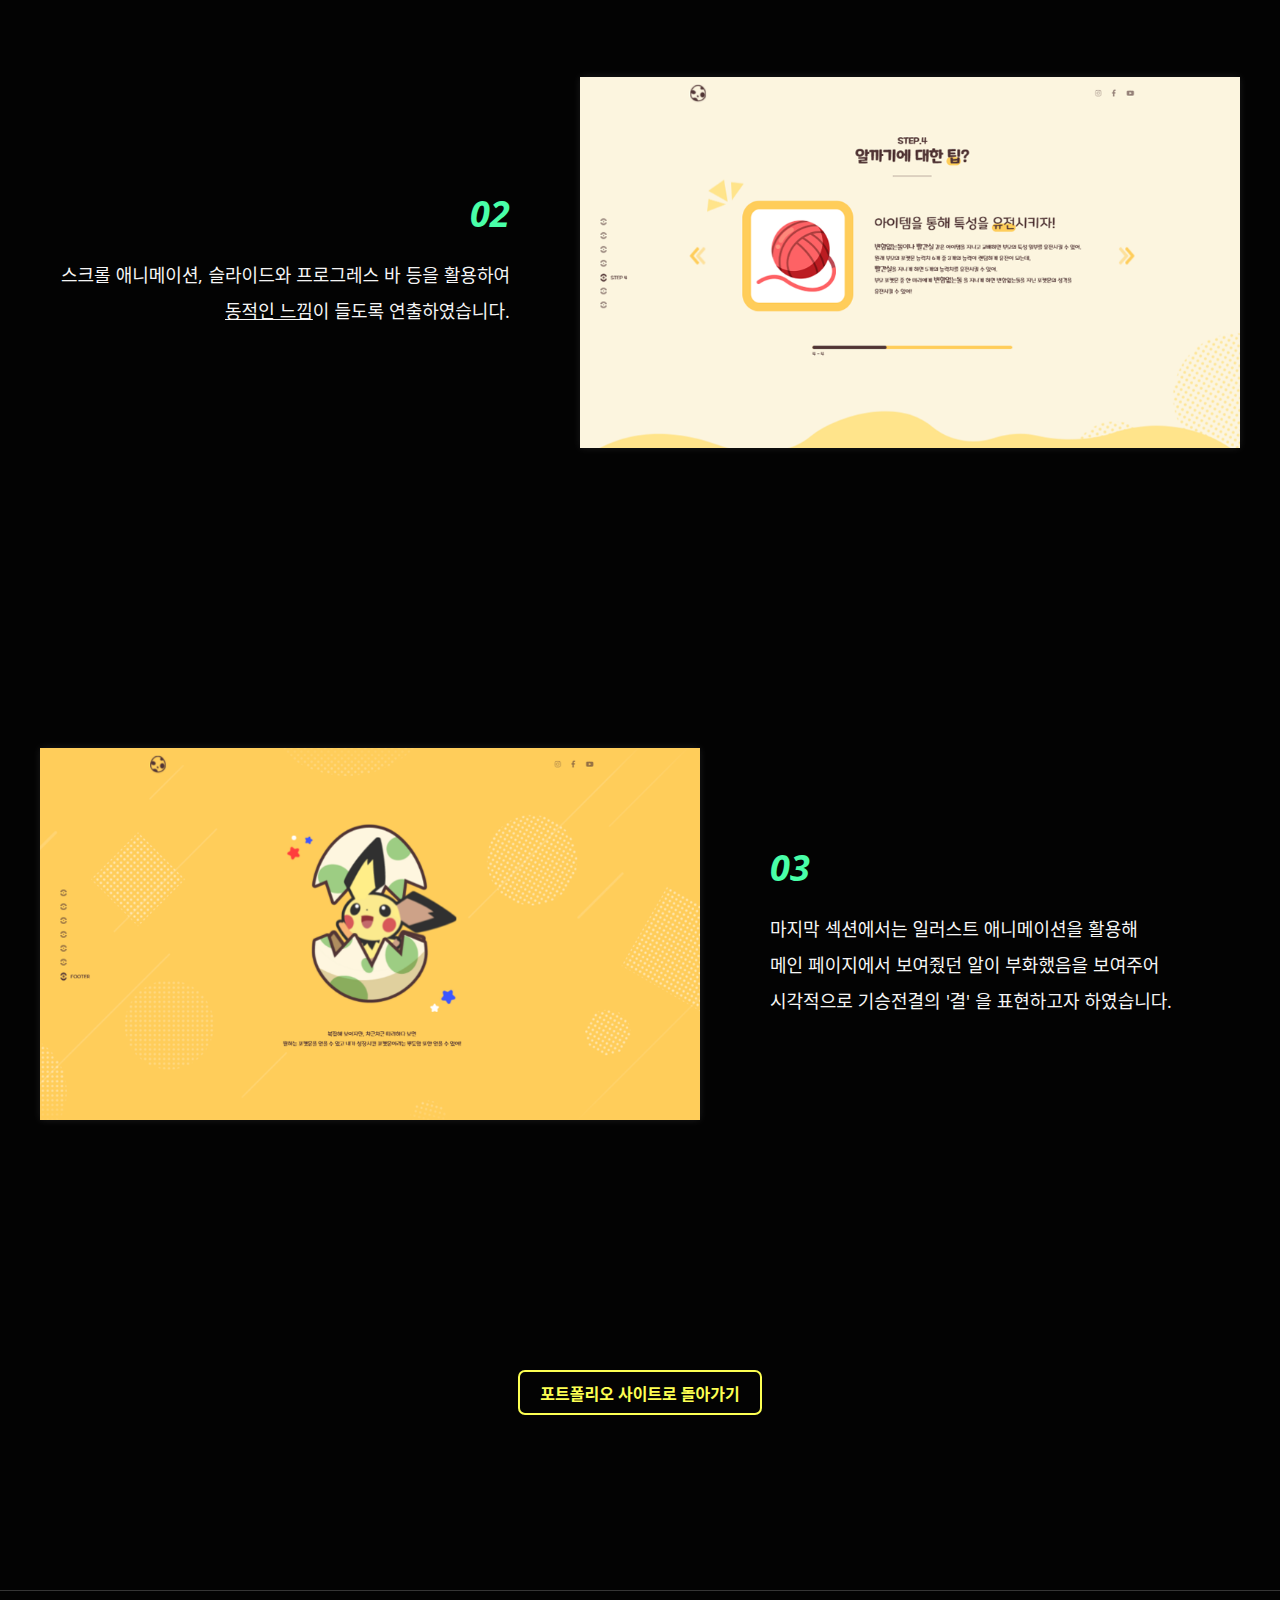
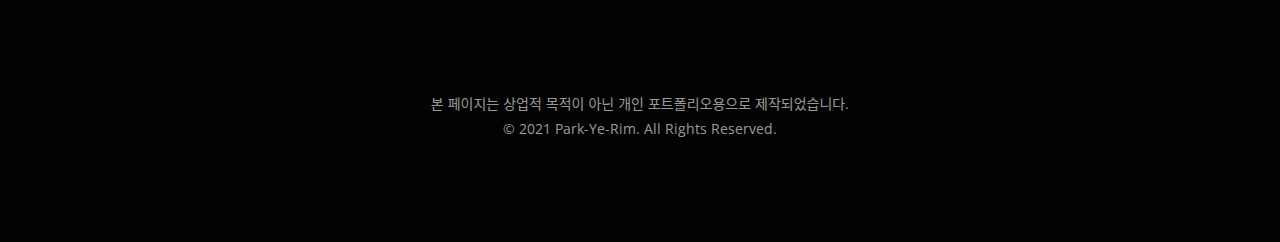
<file: work/site03.html>
<!DOCTYPE html>
<html lang="ko">
<head>
    <meta charset="UTF-8">
    <meta http-equiv="X-UA-Compatible" content="IE=edge">
    <meta name="viewport" content="width=device-width, initial-scale=1.0">
    <title>알까기를 시작하는 트레이너를 위한 안내서::YERIM.e</title>

        <!-- font -->
        <link rel="preconnect" href="https://fonts.gstatic.com">
        <link href="https://fonts.googleapis.com/css2?family=Noto+Sans+KR:wght@100;300;400;500;700;900&display=swap"
            rel="stylesheet">
            <link rel="preconnect" href="https://fonts.gstatic.com">
        <link href="https://fonts.googleapis.com/css2?family=Open+Sans:ital,wght@0,300;0,400;0,600;0,700;0,800;1,300;1,400;1,600;1,700;1,800&display=swap" rel="stylesheet">
    
         <!-- jquery -->
        <script src="https://cdnjs.cloudflare.com/ajax/libs/jquery/3.5.1/jquery.min.js"
        integrity="sha512-bLT0Qm9VnAYZDflyKcBaQ2gg0hSYNQrJ8RilYldYQ1FxQYoCLtUjuuRuZo+fjqhx/qtq/1itJ0C2ejDxltZVFg=="
        crossorigin="anonymous"></script>
    
        <!-- font awesome -->
        <link rel="stylesheet" href="https://cdnjs.cloudflare.com/ajax/libs/font-awesome/5.15.2/css/all.min.css"
            integrity="sha512-HK5fgLBL+xu6dm/Ii3z4xhlSUyZgTT9tuc/hSrtw6uzJOvgRr2a9jyxxT1ely+B+xFAmJKVSTbpM/CuL7qxO8w=="
            crossorigin="anonymous" />   
            
             <!-- custom -->
        <link rel="stylesheet" href="../css/style.css">
        <script src="../js/script.js"></script>
           
</head>
<body>
    <!-- header start -->
    <header id ="main-header" class="flex flex-ai-c flex-jc-b">
        <div class="logo"><a href="../">YERIM.e</a></div>
        <div class="sns-btn">
            <div class="dot flex flex-d-c flex-jc-c mb-s"><span></span><span></span><span></span><span></span><span></span></div>
            <ul class="sns flex flex-jc-c flex-ai-c">            
                <li><a target="_blank" href="https://www.instagram.com/y_e_r_i_m_e/"><i class="fab fa-instagram"></i></a></li>
                <li><a target="_blank" href="https://github.com/Kimbangul"><i class="fab fa-github"></i></a></li>
                <li><a href="mailto:highcolor_12@g.hongik.ac.kr"><i class="far fa-envelope"></i></i></a></li>
            </ul>
        </div>
        
    </header>
<!-- header end -->

<div id="contents" class="wrap">
    <section id="sub-main" class="sub-section flex flex-ai-c">
        <div class="con flex flex-d-c flex-jc-c">
            <div class="img-box">
                <img src="../img/site03_2.png" alt="알까기를 시작하는 트레이너를 위한 안내서 사이트 목업 이미지">
            </div>
            <div class="site-con flex flex-d-c flex-ai-c">
                <h1 class="site-title" style="font-style:normal">알까기를 시작하는 트레이너를 위한 안내서</h1>
                <h3 class="sub-title">창작 웹사이트</h3>
                <ul class="tag-list">
                    <li class="tag">기획 100%</li>
                    <li class="tag">디자인 100%</li>
                    <li class="tag">반응형</li>
                    <li class="tag">CSS</li>
                    <li class="tag">마이크로 웹사이트</li>
                </ul>
            </div>

            
            <div class="link-btn">
                <div class="link-box flex flex-jc-c flex-ai-c">
                    <a class="flex flex-ai-c flex-jc-c" href="https://kimbangul.github.io/interaction-lab/" target="_blank">사이트 바로가기</a>
                </div>
            </div>

            <ul class="site-info flex flex-d-c flex-ai-c">
                <li><span class="bold">제작 기간: </span>2021.05 ~ 2021.06</li>
                <li><span class="bold">제작 영역: </span>메인 페이지, 마이크로 웹사이트</li>
                <li><span class="bold">사용 툴: </span>Adobe XD, Photoshop, Illustrator, Visual Studio Code</li>
                
            </ul>
        </div>
    </section>
    <section id="site-description" class="sub-section">
        <div class="con">
            <div class="info">
                <h3>INFO</h3>
            <p class="text-box">            
                포켓몬스터 게임 시리즈의 시스템 중의 하나인 ‘알까기’ 에 대한 전반적인 내용과 팁을 소개하는 사이트를 디자인 해보았습니다. <br>
                캐주얼한 일러스트를 활용한 인포그래픽 스타일을 디자인 컨셉으로 삼고,<br>
                애니메이션을 적극 활용하여 전반적으로 동적인 느낌이 들도록 기획하였습니다.<br>
                포켓몬스터 시리즈의 대표 캐릭터인 '피카츄' 의 컬러에서 따와 옐로 컬러를 주 색상으로 선정했습니다.

            </p>
            </div>
            <!-- <div class="solution">
                <h3>SOLUTION</h3>
            <p class="text-box">
                문제점을 개선하기 위해 <span class="underline">큰 카테고리를 나누어 메뉴 구조를 정리</span>하고, <br>
                메인 페이지 구조를 신상품/인기 제품/SNS/창업 문의 등으로 나누어 배치하였습니다. 또한 접근성을 위해 링크를 연결해주었습니다.<br>
                강렬한 원색을 많이 사용하기보다는 전체적으로 <span class="underline">은은한 배색</span>을 활용하여 <br>
                브랜드의 이미지에 맞춰 <span class="bold">고급지면서도 트렌디한 느낌</span>으로 리디자인하고자 하였습니다. 
            </p>
            </div> -->
            <div class="color">
                <h3>COLOR</h3>
                 <ul class="color-list flex">
                <li class="color" style="background-color:#FFCD5A"></li>
                <li class="color" style="background-color:#FFE48B"></li>
                <li class="color" style="background-color:#FCF5DF"></li>
                <li class="color" style="background-color:#fff"></li>
                <li class="color" style="background-color:#FF2929"></li>
                <li class="color" style="background-color:#513535"></li>
                <li class="color" style="background-color:#372E2E"></li>
            </ul>
            </div>
            

            
        </div>
    </section>
    <section id="detail" class="sub-section">
        <div class="con flex flex-d-c">
            <div class="row flex flex-ai-c flex-jc-c">
               
                <div class="img-box">
                    <img src="../img/site03_3.png" alt="알까기를 시작하는 트레이너를 위한 안내서 사이트 step 2 이미지">
                </div>

                <div class="text-con">
                    <div class="num">01</div>
                    <p class="text-box">
                    
                        '포켓몬스터 시리즈'의 분위기와 연령층을 고려하여<br>
                        <span class="underline">귀엽고 캐주얼한 인포그래픽 스타일</span>로 디자인하였습니다. <br>
                        친근함을 느낄 수 있도록 전반적으로 평어체를 사용하였습니다.
                    </p>
                </div>
               
            </div>
            <div class="row  flex flex-ai-c flex-jc-e">
                
                <div class="img-box">
                    <img  src="../img/site03_4.png" alt="알까기를 시작하는 트레이너를 위한 안내서 사이트 step 4 이미지">
                </div>
                <div class="text-con">
                    <div class="num">02</div>
                    <p class="text-box">
                        스크롤 애니메이션, 슬라이드와 프로그레스 바 등을 활용하여 <br>
                        <span class="underline">동적인 느낌</span>이 들도록 연출하였습니다.
                    </p>
                </div>
                
            </div>

            <div class="row flex flex-ai-c">
                <div class="img-box">
                    <img src="../img/site03_5.png" alt="알까기를 시작하는 트레이너를 위한 안내서 사이트 footer 이미지">
                </div>
                <div class="text-con">
                    <div class="num">03</div>
                    <p class="text-box">
                        마지막 섹션에서는 일러스트 애니메이션을 활용해<br>
                        메인 페이지에서 보여줬던 알이 부화했음을 보여주어<br>
                        시각적으로 기승전결의 '결' 을 표현하고자 하였습니다.
                    </p>
                </div>
                
            </div>

            <div class="link-btn">
                <div class="link-box flex flex-jc-c flex-ai-c">
                    <a class="flex flex-ai-c flex-jc-c" href="../" >포트폴리오 사이트로 돌아가기</a>
                </div>
            </div>
        </div>
    </section>
    <footer>
        <div class="con">
            <div class="text-box">
                본 페이지는 상업적 목적이 아닌 <br class="mb-s"> 개인 포트폴리오용으로 제작되었습니다.<br>
                <span class="copy">© 2021 Park-Ye-Rim. All Rights Reserved.</span>   
            </div>
        </div>  
    </footer>
</div>
<!-- contents end -->
</body>
</html>
</file>
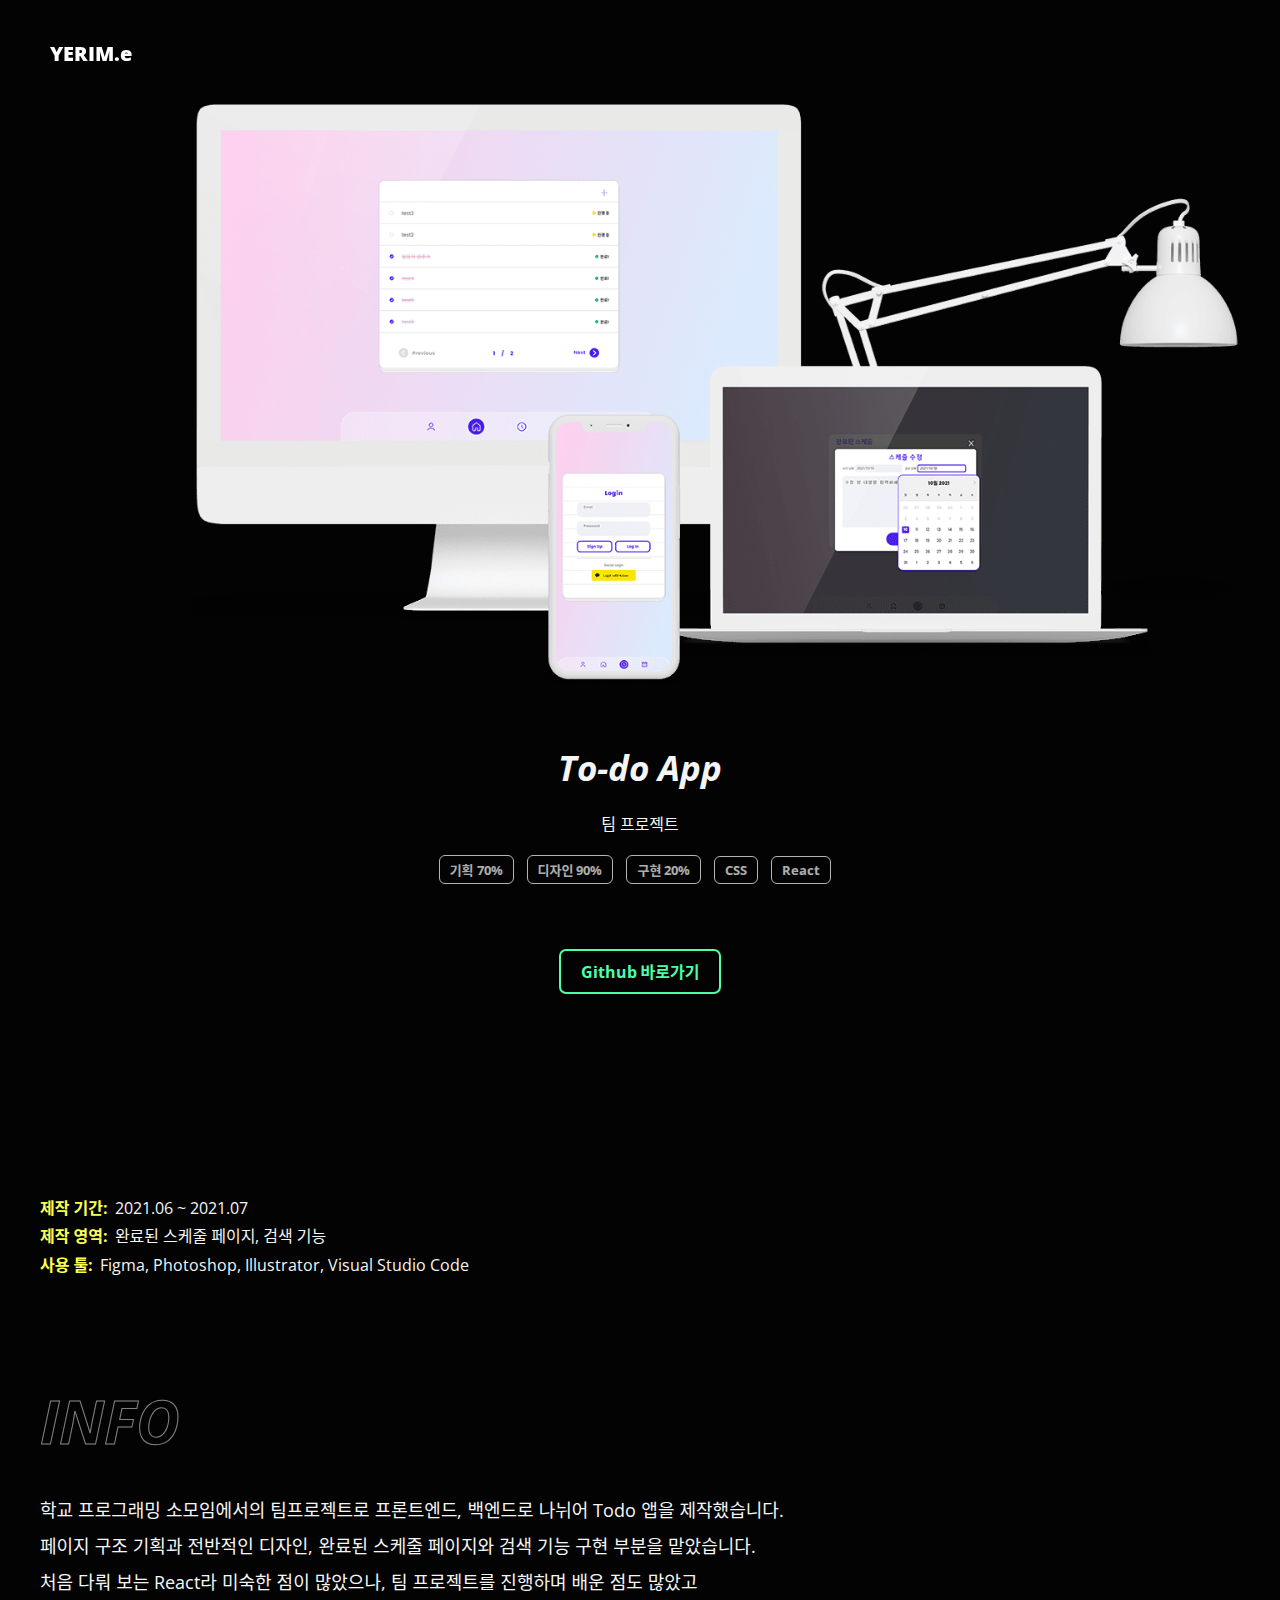
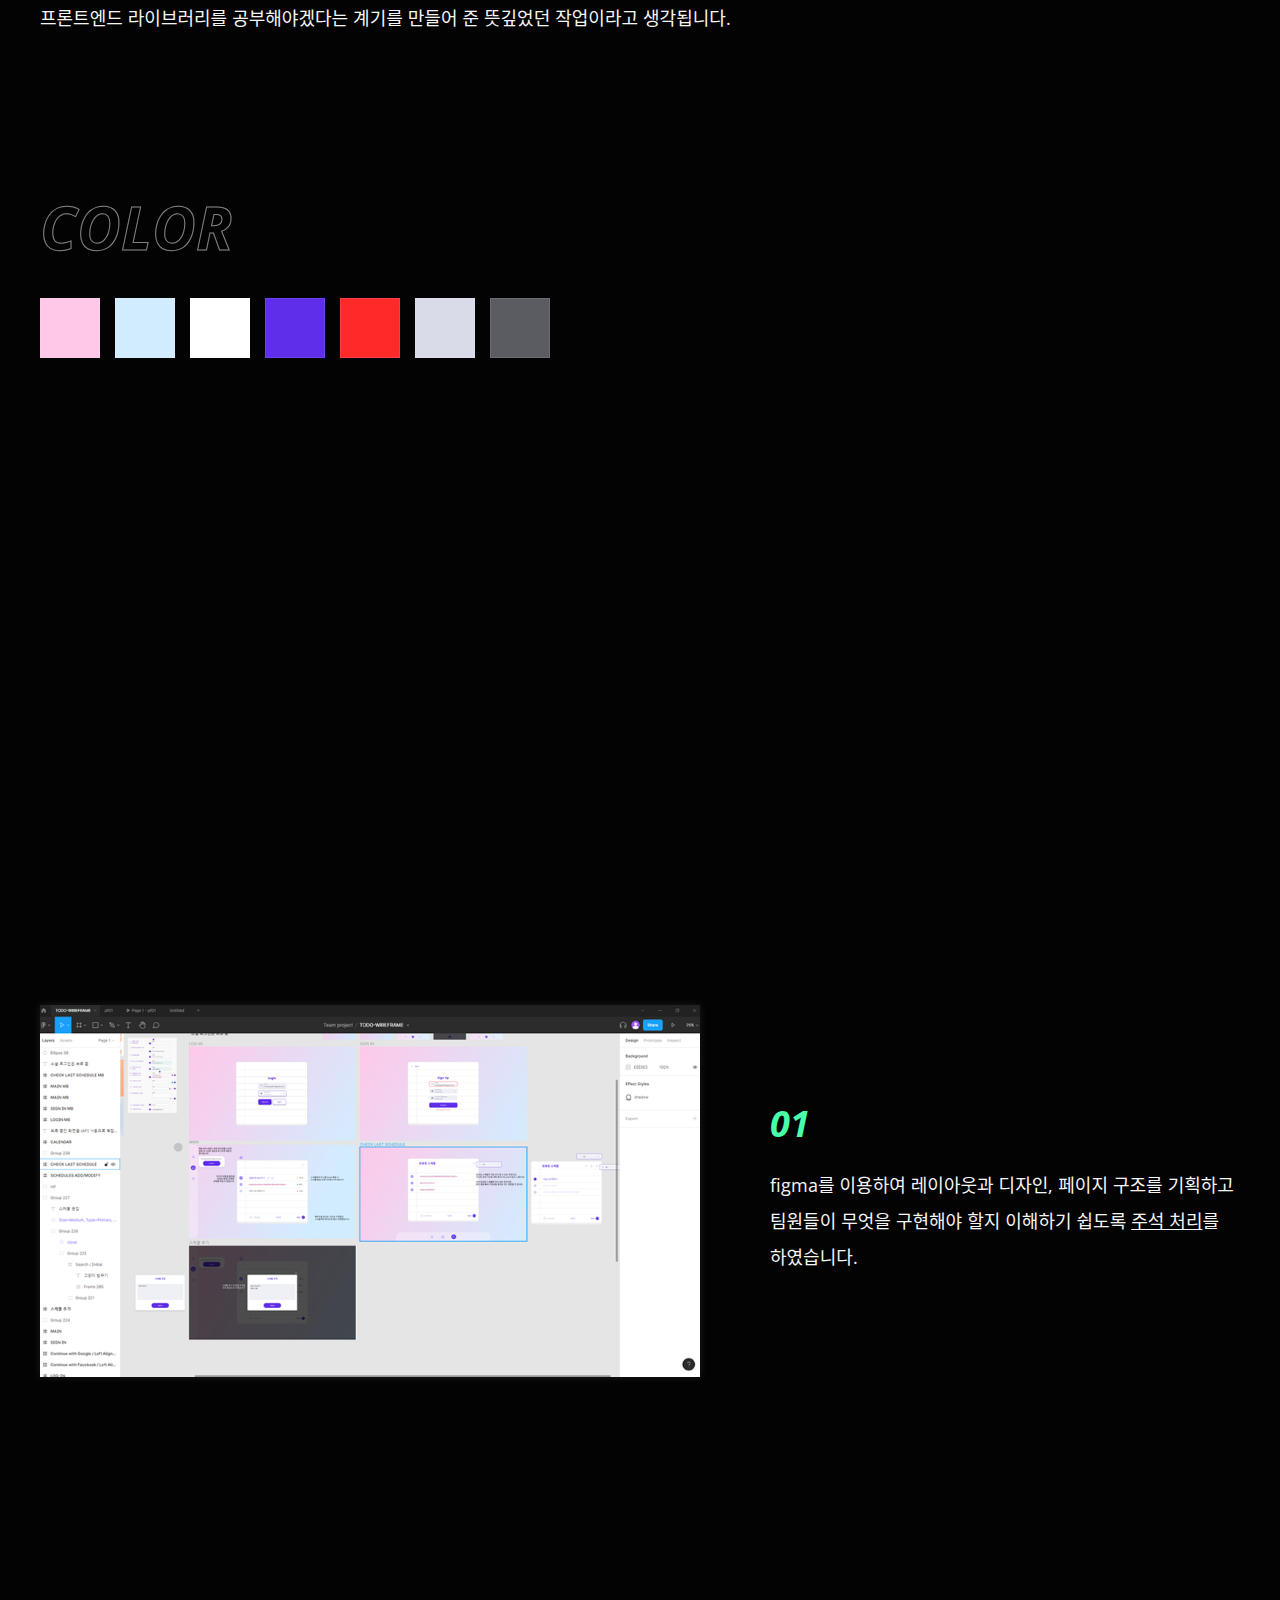
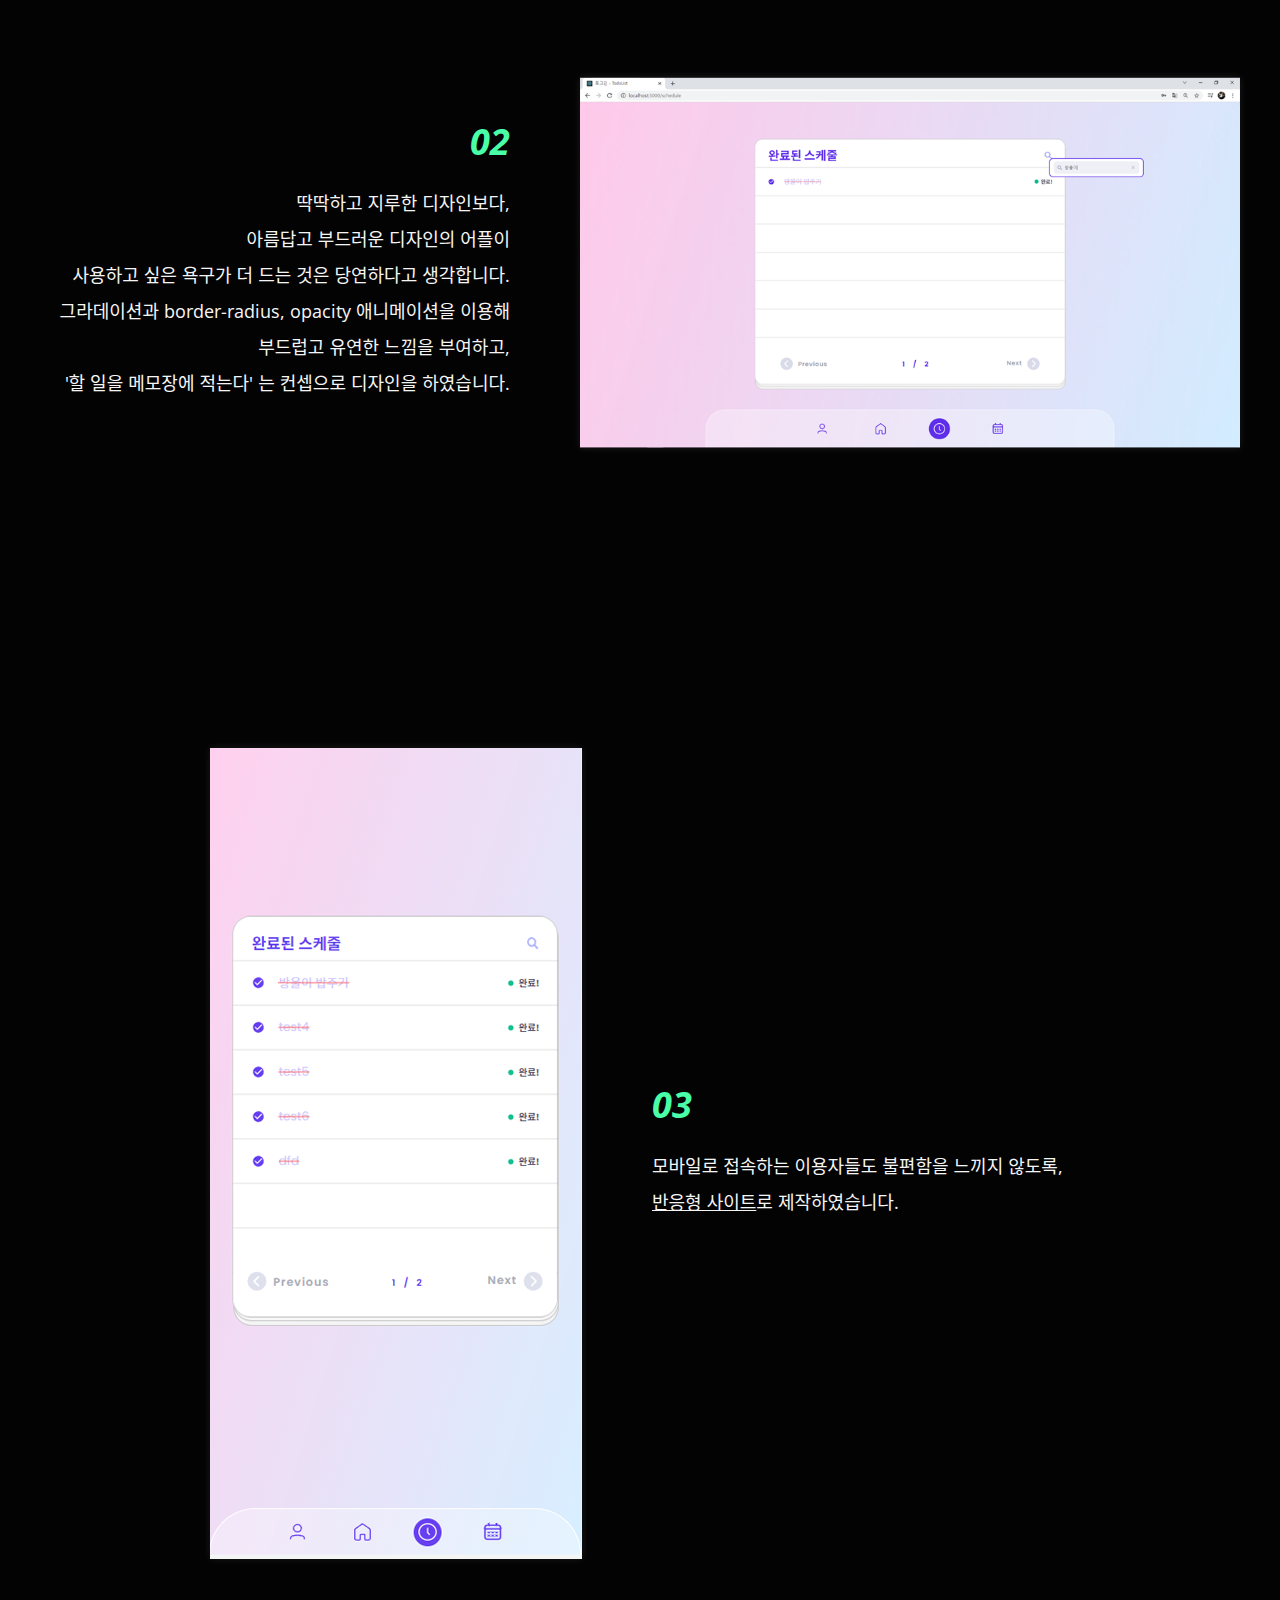
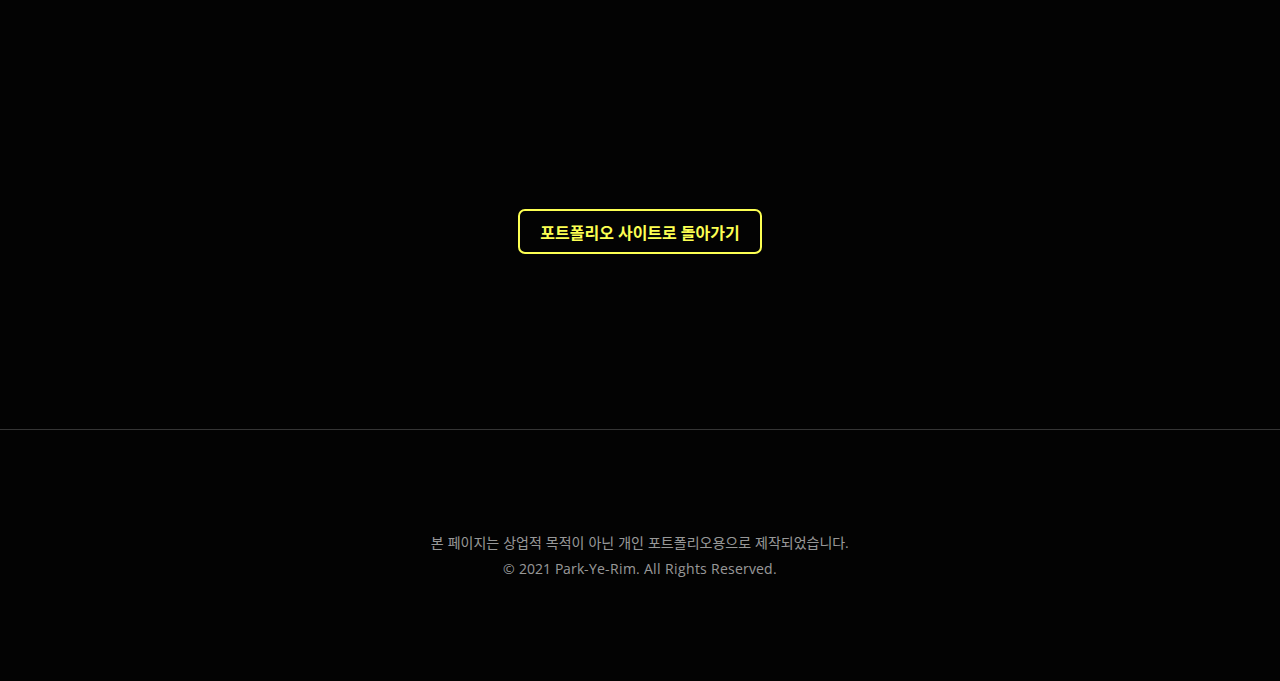
<file: work/site04.html>
<!DOCTYPE html>
<html lang="ko">
<head>
    <meta charset="UTF-8">
    <meta http-equiv="X-UA-Compatible" content="IE=edge">
    <meta name="viewport" content="width=device-width, initial-scale=1.0">
    <meta property="og:url" content="https://yerim-e.com/">
    <meta property="og:title" content="YERIM.e">
    <meta property="og:type" content="website">
    <meta property="og:image" content="https://yerim-e.com/img/title-image.png">
    <meta property="og:description" content="박예림 개인 포트폴리오 사이트입니다.">
    <link rel="shortcut icon" href="../icon.png" type="image/x-icon">
    <link rel="icon" href="../icon.png" type="image/x-icon">
    <title>To-do App::YERIM.e</title>

        <!-- font -->
        <link rel="preconnect" href="https://fonts.gstatic.com">
        <link href="https://fonts.googleapis.com/css2?family=Noto+Sans+KR:wght@100;300;400;500;700;900&display=swap"
            rel="stylesheet">
            <link rel="preconnect" href="https://fonts.gstatic.com">
        <link href="https://fonts.googleapis.com/css2?family=Open+Sans:ital,wght@0,300;0,400;0,600;0,700;0,800;1,300;1,400;1,600;1,700;1,800&display=swap" rel="stylesheet">
    
         <!-- jquery -->
        <script src="https://cdnjs.cloudflare.com/ajax/libs/jquery/3.5.1/jquery.min.js"
        integrity="sha512-bLT0Qm9VnAYZDflyKcBaQ2gg0hSYNQrJ8RilYldYQ1FxQYoCLtUjuuRuZo+fjqhx/qtq/1itJ0C2ejDxltZVFg=="
        crossorigin="anonymous"></script>
    
        <!-- font awesome -->
        <link rel="stylesheet" href="https://cdnjs.cloudflare.com/ajax/libs/font-awesome/5.15.2/css/all.min.css"
            integrity="sha512-HK5fgLBL+xu6dm/Ii3z4xhlSUyZgTT9tuc/hSrtw6uzJOvgRr2a9jyxxT1ely+B+xFAmJKVSTbpM/CuL7qxO8w=="
            crossorigin="anonymous" />   
            
             <!-- custom -->
        <link rel="stylesheet" href="../css/style.css">
        <script src="../js/script.js"></script>
           
</head>
<body>
    <!-- header start -->
    <header id ="main-header" class="flex flex-ai-c flex-jc-b">
        <div class="logo"><a href="../">YERIM.e</a></div>
        <div class="sns-btn">
            <div class="dot flex flex-d-c flex-jc-c mb-s"><span></span><span></span><span></span><span></span><span></span></div>
            <ul class="sns flex flex-jc-c flex-ai-c">            
                <li><a target="_blank" href="https://www.instagram.com/y_e_r_i_m_e/"><i class="fab fa-instagram"></i></a></li>
                <li><a target="_blank" href="https://github.com/Kimbangul"><i class="fab fa-github"></i></a></li>
                <li><a href="mailto:highcolor_12@g.hongik.ac.kr"><i class="far fa-envelope"></i></i></a></li>
            </ul>
        </div>        
    </header>
<!-- header end -->

<div id="contents" class="wrap">
    <section id="sub-main" class="sub-section flex flex-ai-c">
        <div class="con flex flex-d-c flex-jc-c">
            <div class="img-box">
                <img src="../img/site04_2.png" alt="To-do App 목업 이미지">
            </div>
            <div class="site-con flex flex-d-c flex-ai-c">
                <h1 class="site-title">To-do App</h1>
                <h3 class="sub-title">팀 프로젝트</h3>
                <ul class="tag-list">
                    <li class="tag">기획 70%</li>
                    <li class="tag">디자인 90%</li>
                    <li class="tag">구현 20%</li>
                    <li class="tag">CSS</li>
                    <li class="tag">React</li>
                </ul>
            </div>

            
            <div class="link-btn">
                <div class="link-box flex flex-jc-c flex-ai-c">
                    <a class="flex flex-ai-c flex-jc-c" href="https://github.com/Coding-matzip/To-do" target="_blank">Github 바로가기</a>
                </div>
            </div>

            <ul class="site-info flex flex-d-c flex-ai-c">
                <li><span class="bold">제작 기간: </span>2021.06 ~ 2021.07</li>
                <li><span class="bold">제작 영역: </span>완료된 스케줄 페이지, 검색 기능</li>
                <li><span class="bold">사용 툴: </span>Figma, Photoshop, Illustrator, Visual Studio Code</li>
                
            </ul>
        </div>
    </section>
    <section id="site-description" class="sub-section">
        <div class="con">
            <div class="info">
                <h3>INFO</h3>
            <p class="text-box">            
                학교 프로그래밍 소모임에서의 팀프로젝트로 프론트엔드, 백엔드로 나뉘어 Todo 앱을 제작했습니다. <br>
                페이지 구조 기획과 전반적인 디자인, 완료된 스케줄 페이지와 검색 기능 구현 부분을 맡았습니다. <br>
                처음 다뤄 보는 React라 미숙한 점이 많았으나, 팀 프로젝트를 진행하며 배운 점도 많았고<br>
                프론트엔드 라이브러리를 공부해야겠다는 계기를 만들어 준 뜻깊었던 작업이라고 생각됩니다.<br>
            </p>
            </div>
            <!-- <div class="solution">
                <h3>SOLUTION</h3>
            <p class="text-box">
                문제점을 개선하기 위해 <span class="underline">큰 카테고리를 나누어 메뉴 구조를 정리</span>하고, <br>
                메인 페이지 구조를 신상품/인기 제품/SNS/창업 문의 등으로 나누어 배치하였습니다. 또한 접근성을 위해 링크를 연결해주었습니다.<br>
                강렬한 원색을 많이 사용하기보다는 전체적으로 <span class="underline">은은한 배색</span>을 활용하여 <br>
                브랜드의 이미지에 맞춰 <span class="bold">고급지면서도 트렌디한 느낌</span>으로 리디자인하고자 하였습니다. 
            </p>
            </div> -->
            <div class="color">
                <h3>COLOR</h3>
                 <ul class="color-list flex">
                <li class="color" style="background-color:#FFC8E9"></li>
                <li class="color" style="background-color:#D2ECFF"></li>
                <li class="color" style="background-color:#fff"></li>
                <li class="color" style="background-color:#5F2EEA"></li>
                <li class="color" style="background-color:#FF2929"></li>
                <li class="color" style="background-color:#D9DBE9"></li>
                <li class="color" style="background-color:#5B5C61"></li>
            </ul>
            </div>
            

            
        </div>
    </section>
    <section id="detail" class="sub-section">
        <div class="con flex flex-d-c">
            <div class="row flex flex-ai-c flex-jc-c">
               
                <div class="img-box">
                    <img src="../img/site04_3.png" alt="To-do App figma 이미지">
                </div>

                <div class="text-con">
                    <div class="num">01</div>
                    <p class="text-box">
                        figma를 이용하여 레이아웃과 디자인, 페이지 구조를 기획하고 <br>
                        팀원들이 무엇을 구현해야 할지 이해하기 쉽도록 <span class="underline">주석 처리</span>를 하였습니다.
                    </p>
                </div>
               
            </div>
            <div class="row  flex flex-ai-c flex-jc-e">
                
                <div class="img-box">
                    <img  src="../img/site04_4.png" alt="To-do App 완료된 스케줄, 검색 기능 이미지">
                </div>
                <div class="text-con">
                    <div class="num">02</div>
                    <p class="text-box">
                        딱딱하고 지루한 디자인보다, <br>
                        아름답고 부드러운 디자인의 어플이 <br> 사용하고 싶은 욕구가 더 드는 것은 당연하다고 생각합니다. <br>
                        그라데이션과 border-radius, opacity 애니메이션을 이용해 <br> 부드럽고 유연한 느낌을 부여하고, <br>
                        '할 일을 메모장에 적는다' 는 컨셉으로 디자인을 하였습니다.
                    </p>
                </div>
                
            </div>

            <div class="row flex flex-ai-c">
                <div class="img-box mb-img">
                    <img src="../img/site04_5.png" alt="To-do App 모바일 이미지">
                </div>
                <div class="text-con">
                    <div class="num">03</div>
                    <p class="text-box">
                        모바일로 접속하는 이용자들도 불편함을 느끼지 않도록, <br>
                        <span class="underline">반응형 사이트</span>로 제작하였습니다.
                    </p>
                </div>
                
            </div>

            <div class="link-btn">
                <div class="link-box flex flex-jc-c flex-ai-c">
                    <a class="flex flex-ai-c flex-jc-c" href="../index.html#workPage" >포트폴리오 사이트로 돌아가기</a>
                </div>
            </div>
        </div>
    </section>
    <footer>
        <div class="con">
            <div class="text-box">
                본 페이지는 상업적 목적이 아닌 <br class="mb-s"> 개인 포트폴리오용으로 제작되었습니다.<br>
                <span class="copy">© 2021 Park-Ye-Rim. All Rights Reserved.</span>   
            </div>
        </div>  
    </footer>
</div>
<!-- contents end -->
</body>
</html>
</file>
<file: css/style.css>
@charset "UTF-8";
* {
  padding: 0;
  margin: 0;
  list-style: none;
  text-decoration: none;
  -webkit-box-sizing: border-box;
          box-sizing: border-box;
  color: inherit;
  -webkit-transition: font-size 0.3s, padding 0.3s, margin 0.3s;
  transition: font-size 0.3s, padding 0.3s, margin 0.3s; }

a,
img {
  display: block; }

@-webkit-keyframes main-ani {
  0% {
    opacity: 0.2; }
  100% {
    opacity: 1; } }

@keyframes main-ani {
  0% {
    opacity: 0.2; }
  100% {
    opacity: 1; } }
@-webkit-keyframes fade-up {
  0% {
    opacity: 0;
    margin-top: 30px; }
  20% {
    opacity: 0;
    margin-top: 30px; }
  40% {
    opacity: 1;
    margin-top: 0px; }
  100% {
    opacity: 1;
    margin-top: 0px; } }
@keyframes fade-up {
  0% {
    opacity: 0;
    margin-top: 30px; }
  20% {
    opacity: 0;
    margin-top: 30px; }
  40% {
    opacity: 1;
    margin-top: 0px; }
  100% {
    opacity: 1;
    margin-top: 0px; } }
@-webkit-keyframes fade-up-transform {
  0% {
    opacity: 0;
    -webkit-transform: translateY(30px);
            transform: translateY(30px); }
  20% {
    opacity: 0;
    -webkit-transform: translateY(30px);
            transform: translateY(30px); }
  40% {
    opacity: 1;
    -webkit-transform: translateY(0px);
            transform: translateY(0px); }
  100% {
    opacity: 1;
    -webkit-transform: translateY(0px);
            transform: translateY(0px); } }
@keyframes fade-up-transform {
  0% {
    opacity: 0;
    -webkit-transform: translateY(30px);
            transform: translateY(30px); }
  20% {
    opacity: 0;
    -webkit-transform: translateY(30px);
            transform: translateY(30px); }
  40% {
    opacity: 1;
    -webkit-transform: translateY(0px);
            transform: translateY(0px); }
  100% {
    opacity: 1;
    -webkit-transform: translateY(0px);
            transform: translateY(0px); } }
@-webkit-keyframes icon-rotate {
  0% {
    -webkit-transform: rotate(30deg);
            transform: rotate(30deg); }
  100% {
    -webkit-transform: rotate(-30deg);
            transform: rotate(-30deg); } }
@keyframes icon-rotate {
  0% {
    -webkit-transform: rotate(30deg);
            transform: rotate(30deg); }
  100% {
    -webkit-transform: rotate(-30deg);
            transform: rotate(-30deg); } }
@-webkit-keyframes icon-jump {
  0% {
    -webkit-transform: translateY(0);
            transform: translateY(0); }
  50% {
    -webkit-transform: translateY(-20px);
            transform: translateY(-20px); }
  100% {
    -webkit-transform: translateY(0);
            transform: translateY(0); } }
@keyframes icon-jump {
  0% {
    -webkit-transform: translateY(0);
            transform: translateY(0); }
  50% {
    -webkit-transform: translateY(-20px);
            transform: translateY(-20px); }
  100% {
    -webkit-transform: translateY(0);
            transform: translateY(0); } }
@-webkit-keyframes prev-ani {
  0% {
    -webkit-transform: translateX(-10px);
            transform: translateX(-10px); }
  100% {
    -webkit-transform: translateX(-20px);
            transform: translateX(-20px); } }
@keyframes prev-ani {
  0% {
    -webkit-transform: translateX(-10px);
            transform: translateX(-10px); }
  100% {
    -webkit-transform: translateX(-20px);
            transform: translateX(-20px); } }
@-webkit-keyframes next-ani {
  0% {
    -webkit-transform: translateX(10px);
            transform: translateX(10px); }
  100% {
    -webkit-transform: translateX(20px);
            transform: translateX(20px); } }
@keyframes next-ani {
  0% {
    -webkit-transform: translateX(10px);
            transform: translateX(10px); }
  100% {
    -webkit-transform: translateX(20px);
            transform: translateX(20px); } }
@-webkit-keyframes gallery-ani {
  0% {
    -webkit-transform: scale(0);
            transform: scale(0); }
  70% {
    -webkit-transform: scale(1.1);
            transform: scale(1.1); }
  100% {
    -webkit-transform: scale(1);
            transform: scale(1); } }
@keyframes gallery-ani {
  0% {
    -webkit-transform: scale(0);
            transform: scale(0); }
  70% {
    -webkit-transform: scale(1.1);
            transform: scale(1.1); }
  100% {
    -webkit-transform: scale(1);
            transform: scale(1); } }
@-webkit-keyframes up-down-ani {
  0% {
    -webkit-transform: translateY(0);
            transform: translateY(0); }
  100% {
    -webkit-transform: translateY(10px);
            transform: translateY(10px); } }
@keyframes up-down-ani {
  0% {
    -webkit-transform: translateY(0);
            transform: translateY(0); }
  100% {
    -webkit-transform: translateY(10px);
            transform: translateY(10px); } }
@-webkit-keyframes icon-rotate2 {
  0% {
    -webkit-transform: rotate(15deg);
            transform: rotate(15deg); }
  100% {
    -webkit-transform: rotate(0deg);
            transform: rotate(0deg); } }
@keyframes icon-rotate2 {
  0% {
    -webkit-transform: rotate(15deg);
            transform: rotate(15deg); }
  100% {
    -webkit-transform: rotate(0deg);
            transform: rotate(0deg); } }
@-webkit-keyframes typing {
  from {
    width: 0; }
  to {
    width: 100%; } }
@keyframes typing {
  from {
    width: 0; }
  to {
    width: 100%; } }
@-webkit-keyframes blink-cursor {
  from, to {
    border-color: transparent; }
  50% {
    border-color: #fff; } }
@keyframes blink-cursor {
  from, to {
    border-color: transparent; }
  50% {
    border-color: #fff; } }
.typing {
  border-right: .15em solid #fff;
  -webkit-animation: typing 3.5s steps(40, end), blink-caret 0.75s step-end infinite;
          animation: typing 3.5s steps(40, end), blink-caret 0.75s step-end infinite; }

.con {
  max-width: 1200px;
  margin: 0 auto; }

.img-box img {
  width: 100%; }

.tag-list {
  margin: 20px 0 35px 0; }
  .tag-list > li {
    display: inline-block;
    font-size: 1.3em;
    font-weight: 700;
    padding: 4px 10px;
    margin-right: 10px;
    border-radius: 6px;
    border: 1px solid #fff;
    opacity: 0.7; }

.link-box {
  display: inline-block; }
  .link-box a {
    min-width: 150px;
    padding: 0 20px;
    height: 45px;
    font-size: 1.6em;
    border-radius: 7px;
    -webkit-transform: scale(1);
            transform: scale(1);
    -webkit-transition: background 0.3s, color 0.3s, -webkit-transform 0.3s;
    transition: background 0.3s, color 0.3s, -webkit-transform 0.3s;
    transition: transform 0.3s, background 0.3s, color 0.3s;
    transition: transform 0.3s, background 0.3s, color 0.3s, -webkit-transform 0.3s;
    margin-right: 0px;
    border: 2px solid #49FFA8;
    color: #49FFA8;
    font-weight: 700;
    display: -webkit-box;
    display: -ms-flexbox;
    display: flex;
    -webkit-box-align: center;
        -ms-flex-align: center;
            align-items: center;
    -webkit-box-pack: center;
        -ms-flex-pack: center;
            justify-content: center;
    text-align: center; }
    .link-box a:hover {
      -webkit-transform: scale(0.9);
              transform: scale(0.9);
      color: #030303;
      background-color: #49FFA8; }
    @media (min-width: 2000px) {
      .link-box a {
        min-width: 200px;
        height: 55px; } }

.site-title {
  font-size: 4em;
  font-weight: 700;
  font-style: italic;
  line-height: 1.3em;
  word-break: keep-all; }
  @media (max-width: 700px) {
    .site-title {
      font-size: 3.2em !important; } }
  @media (max-width: 500px) {
    .site-title {
      font-size: 2.8em !important; } }
  @media (max-width: 400px) {
    .site-title {
      font-size: 2.6em !important; } }

.sub-title {
  font-size: 1.8em;
  font-weight: 400; }
  @media (max-width: 700px) {
    .sub-title {
      font-size: 1.6em; } }
  @media (max-width: 500px) {
    .sub-title {
      font-size: 1.4em; } }

.icon {
  display: inline-block; }

.underline {
  text-decoration: underline; }

.normal {
  font-style: normal !important; }

.section-title {
  font-weight: 900;
  font-size: 5em;
  font-style: italic;
  position: absolute;
  right: 100px;
  bottom: 40px;
  opacity: 0.5;
  color: transparent;
  -webkit-text-stroke: 1px #fff;
  -webkit-transform: rotate(90deg);
          transform: rotate(90deg);
  -webkit-transform-origin: right bottom;
          transform-origin: right bottom;
  white-space: nowrap; }
  .section-title::after {
    content: attr(data-section-title);
    display: block;
    position: absolute;
    color: transparent;
    -webkit-text-stroke: 1px #fff;
    top: 50px;
    opacity: 0.2; }
  .section-title::before {
    content: attr(data-section-title);
    display: block;
    position: absolute;
    color: transparent;
    -webkit-text-stroke: 1px #fff;
    top: 100px;
    opacity: 0.1; }

.bold {
  font-weight: bold; }

.flex {
  display: -webkit-box;
  display: -ms-flexbox;
  display: flex; }

.flex-ai-c {
  -webkit-box-align: center;
      -ms-flex-align: center;
          align-items: center; }

.flex-jc-c {
  -webkit-box-pack: center;
      -ms-flex-pack: center;
          justify-content: center; }

.flex-jc-a {
  -ms-flex-pack: distribute;
      justify-content: space-around; }

.flex-jc-b {
  -webkit-box-pack: justify;
      -ms-flex-pack: justify;
          justify-content: space-between; }

.flex-jc-e {
  -webkit-box-pack: end;
      -ms-flex-pack: end;
          justify-content: flex-end; }

.flex-d-c {
  -webkit-box-orient: vertical;
  -webkit-box-direction: normal;
      -ms-flex-direction: column;
          flex-direction: column; }

.flex-1-0-0 {
  -webkit-box-flex: 1;
      -ms-flex: 1 0 0px;
          flex: 1 0 0; }

.no-drag {
  -webkit-user-select: none;
     -moz-user-select: none;
      -ms-user-select: none;
          user-select: none; }

.sub-section {
  width: 100%;
  min-height: 100vh; }

#fp-nav ul li a span,
.fp-slidesNav ul li a span {
  background: #fff;
  opacity: 0.5; }

#fp-nav ul li a.active span,
#fp-nav ul li:hover a.active span,
.fp-slidesNav ul li a.active span,
.fp-slidesNav ul li:hover a.active span {
  opacity: 1; }

#fp-nav ul li .fp-tooltip {
  font-weight: 600; }

#fp-nav ul li:last-child {
  display: none; }

html,
body {
  font-size: 10px;
  font-family: 'Open Sans', 'Noto Sans CJK KR', sans-serif;
  background: #030303;
  color: #F5F5F5;
  overflow-x: hidden !important;
  min-width: 280px; }

html.on {
  overflow-y: hidden !important; }

section {
  min-height: 100vh; }

::-webkit-scrollbar {
  width: 10px; }

::-webkit-scrollbar-thumb {
  background-color: #49FFA8;
  border-radius: 5px; }

::-webkit-scrollbar-track {
  background: #4E4C4C; }

#main-header {
  width: 100%;
  position: fixed;
  z-index: 999;
  top: 0;
  left: 0;
  padding: 40px 50px;
  color: #fff;
  font-size: 2em; }
  #main-header > div.logo {
    font-weight: 900;
    opacity: 1;
    -webkit-transition: color 0.3s;
    transition: color 0.3s; }
    #main-header > div.logo:hover {
      color: #49FFA8; }
  #main-header > .sns-btn {
    position: relative;
    -ms-flex-item-align: center;
        align-self: center; }
    #main-header > .sns-btn > div.dot {
      position: relative;
      pointer-events: none;
      width: 20px;
      height: 20px; }
      #main-header > .sns-btn > div.dot > span {
        display: inline-block;
        position: absolute;
        top: 50%;
        left: 50%;
        -webkit-transform: translate(-50%, -50%);
                transform: translate(-50%, -50%);
        -webkit-transform-origin: center;
                transform-origin: center;
        width: 2px;
        height: 2px;
        background: #fff;
        border-radius: 100%; }
        #main-header > .sns-btn > div.dot > span:first-child {
          top: 6px; }
        #main-header > .sns-btn > div.dot > span:nth-child(3) {
          top: 14px;
          margin-bottom: 0; }
        #main-header > .sns-btn > div.dot > span:nth-child(4) {
          top: 6px; }
        #main-header > .sns-btn > div.dot > span:nth-child(5) {
          top: 14px; }
        #main-header > .sns-btn > div.dot > span:nth-child(4), #main-header > .sns-btn > div.dot > span:nth-child(5) {
          opacity: 1;
          -webkit-transition: opacity 0.3s, margin 0.3s;
          transition: opacity 0.3s, margin 0.3s; }
    #main-header > .sns-btn ul.sns > li > a {
      font-size: 0.8em;
      padding: 0 10px;
      opacity: 1;
      -webkit-transition: color 0.3s;
      transition: color 0.3s; }
      #main-header > .sns-btn ul.sns > li > a:hover {
        color: #49FFA8; }
      #main-header > .sns-btn ul.sns > li > a > i {
        pointer-events: none; }
    #main-header > .sns-btn.active > div.dot > span:first-child {
      margin-left: -4px; }
    #main-header > .sns-btn.active > div.dot > span:nth-child(3) {
      margin-left: 4px; }
    #main-header > .sns-btn.active > div.dot > span:nth-child(4) {
      opacity: 1;
      margin-left: 4px; }
    #main-header > .sns-btn.active > div.dot > span:nth-child(5) {
      opacity: 1;
      margin-left: -4px; }

#video-bg {
  position: absolute;
  top: 0;
  left: 0;
  min-width: 100%;
  min-height: 100%;
  width: auto;
  height: auto;
  z-index: 0;
  overflow: hidden; }

#main {
  width: 100%;
  height: 100%;
  position: relative;
  overflow: hidden; }
  #main > div.fp-tableCell div.con {
    position: relative;
    z-index: 2;
    width: 100%;
    height: 100%;
    -webkit-animation: main-ani 1s ease-in-out 0.5s 1 alternate both;
            animation: main-ani 1s ease-in-out 0.5s 1 alternate both; }
    #main > div.fp-tableCell div.con > div.main-img {
      position: relative;
      width: 40%;
      min-width: 500px;
      max-width: 550px;
      height: auto;
      z-index: 3;
      opacity: 1;
      -webkit-transition: min-width 0.3s, opacity 0.5s;
      transition: min-width 0.3s, opacity 0.5s;
      -webkit-animation: up-down-ani 1.7s ease-in-out 0s infinite alternate both;
              animation: up-down-ani 1.7s ease-in-out 0s infinite alternate both; }
      #main > div.fp-tableCell div.con > div.main-img:hover {
        opacity: 0.4; }
      #main > div.fp-tableCell div.con > div.main-img > img {
        position: relative; }
    #main > div.fp-tableCell div.con div.title {
      font-size: 5.5em;
      letter-spacing: 0.18em;
      font-style: italic;
      color: #fff;
      white-space: nowrap;
      opacity: 1;
      -webkit-transition: font-size 0.3s, opacity 0.5s;
      transition: font-size 0.3s, opacity 0.5s;
      position: absolute;
      left: 50%;
      bottom: 10%;
      -webkit-transform: translateX(-50%);
              transform: translateX(-50%);
      z-index: 5; }
      #main > div.fp-tableCell div.con div.title > h1 {
        font-weight: 900;
        line-height: 1.25em; }
        #main > div.fp-tableCell div.con div.title > h1 > span {
          font-style: normal; }
        #main > div.fp-tableCell div.con div.title > h1.title-front {
          z-index: 4;
          -webkit-animation: fade-up-transform 3s ease-in-out 1.5s 1 alternate both;
                  animation: fade-up-transform 3s ease-in-out 1.5s 1 alternate both; }
        #main > div.fp-tableCell div.con div.title > h1.title-back {
          -webkit-text-stroke: 1px rgba(255, 255, 255, 0.3);
          position: absolute;
          top: 10%;
          z-index: 1;
          -webkit-animation: fade-up-transform 3s ease-in-out 2s 1 alternate both;
                  animation: fade-up-transform 3s ease-in-out 2s 1 alternate both;
          color: transparent; }
      #main > div.fp-tableCell div.con div.title > h2 {
        font-size: 0.2em;
        font-weight: 600;
        letter-spacing: 1em;
        -webkit-transform: translateY(-10px);
                transform: translateY(-10px);
        -webkit-animation: fade-up-transform 5s ease-in-out 2.5s 1 alternate both;
                animation: fade-up-transform 5s ease-in-out 2.5s 1 alternate both; }

#about-me div.con > div.text-box {
  width: 100%; }
  #about-me div.con > div.text-box > .pr {
    line-height: 1.6em;
    font-size: 3em; }
    #about-me div.con > div.text-box > .pr > .bold {
      font-size: 2em; }
  #about-me div.con > div.text-box div.introduction {
    margin-top: 30px;
    font-weight: 300; }
    #about-me div.con > div.text-box div.introduction > p {
      font-size: 1.8em;
      margin-bottom: 30px;
      line-height: 2em;
      opacity: 0;
      -webkit-transform: translateY(30px);
              transform: translateY(30px);
      -webkit-transition: opacity 0.3s, -webkit-transform 0.3s;
      transition: opacity 0.3s, -webkit-transform 0.3s;
      transition: opacity 0.3s, transform 0.3s;
      transition: opacity 0.3s, transform 0.3s, -webkit-transform 0.3s; }
      #about-me div.con > div.text-box div.introduction > p > span {
        color: #49FFA8; }
      #about-me div.con > div.text-box div.introduction > p:nth-of-type(2) {
        margin-bottom: 50px; }
    #about-me div.con > div.text-box div.introduction > div.link-box {
      margin-bottom: 50px;
      opacity: 0;
      -webkit-transition: opacity 0.3s 0s;
      transition: opacity 0.3s 0s; }
      #about-me div.con > div.text-box div.introduction > div.link-box > a {
        min-width: 150px;
        padding: 0 20px;
        height: 45px;
        font-size: 1.6em;
        border-radius: 7px;
        -webkit-transform: scale(1);
                transform: scale(1);
        -webkit-transition: background 0.3s, color 0.3s, -webkit-transform 0.3s;
        transition: background 0.3s, color 0.3s, -webkit-transform 0.3s;
        transition: transform 0.3s, background 0.3s, color 0.3s;
        transition: transform 0.3s, background 0.3s, color 0.3s, -webkit-transform 0.3s;
        margin-right: 0px;
        border: 2px solid #49FFA8;
        color: #49FFA8;
        font-weight: 700;
        display: -webkit-box;
        display: -ms-flexbox;
        display: flex;
        -webkit-box-align: center;
            -ms-flex-align: center;
                align-items: center;
        -webkit-box-pack: center;
            -ms-flex-pack: center;
                justify-content: center;
        text-align: center; }
        #about-me div.con > div.text-box div.introduction > div.link-box > a:hover {
          -webkit-transform: scale(0.9);
                  transform: scale(0.9);
          color: #030303;
          background-color: #49FFA8; }
        @media (min-width: 2000px) {
          #about-me div.con > div.text-box div.introduction > div.link-box > a {
            min-width: 200px;
            height: 55px; } }
  #about-me div.con > div.text-box > .wrap {
    position: relative; }
  #about-me div.con > div.text-box .img-box {
    display: -webkit-box;
    display: -ms-flexbox;
    display: flex;
    -webkit-box-flex: 1;
        -ms-flex-positive: 1;
            flex-grow: 1;
    margin-bottom: 130px;
    -webkit-box-pack: center;
        -ms-flex-pack: center;
            justify-content: center;
    opacity: 0;
    -webkit-transition: opacity 0.7s 0s;
    transition: opacity 0.7s 0s; }
    #about-me div.con > div.text-box .img-box > img {
      max-width: 300px; }
#about-me div.con ul.career-list {
  font-size: 1.4em;
  opacity: 0;
  -webkit-transition: opacity 0.3s 0s;
  transition: opacity 0.3s 0s; }
  #about-me div.con ul.career-list > li {
    margin: 10px 0;
    list-style: disc; }
    #about-me div.con ul.career-list > li::before {
      display: inline-block; }
#about-me.active div.con > div.text-box .img-box {
  opacity: 1;
  -webkit-transition: opacity 0.5s 0.5s;
  transition: opacity 0.5s 0.5s; }
#about-me.active div.con > div.text-box div.introduction > p {
  -webkit-animation: fade-up-transform 3s ease-in-out 0s 1 alternate backwards;
          animation: fade-up-transform 3s ease-in-out 0s 1 alternate backwards;
  opacity: 1;
  -webkit-transform: translateY(0px);
          transform: translateY(0px); }
  #about-me.active div.con > div.text-box div.introduction > p:nth-child(2) {
    -webkit-animation-delay: 0.7s;
            animation-delay: 0.7s; }
#about-me.active div.con > div.text-box div.introduction > div.link-box {
  opacity: 1;
  -webkit-transition: opacity 0.3s 2s;
  transition: opacity 0.3s 2s; }
#about-me.active div.con ul.career-list {
  opacity: 1;
  -webkit-transition: opacity 0.5s 2.5s;
  transition: opacity 0.5s 2.5s; }

#skills div.con > div.text-box {
  margin-top: 50px; }
  #skills div.con > div.text-box > p {
    font-weight: 600;
    font-size: 4em;
    line-height: 1.5em;
    margin-right: 120px; }
    #skills div.con > div.text-box > p > .icon {
      font-size: 1.3em;
      margin-top: 20px;
      -webkit-animation: icon-rotate 0.7s ease-in-out 0s infinite alternate both;
              animation: icon-rotate 0.7s ease-in-out 0s infinite alternate both; }
  #skills div.con > div.text-box > ul.skill-description {
    font-size: 1.8em;
    font-weight: normal;
    margin-left: 35px;
    opacity: 0;
    -webkit-transform: translateY(30px);
            transform: translateY(30px);
    -webkit-transition: opacity 0.5s, -webkit-transform 0.5s;
    transition: opacity 0.5s, -webkit-transform 0.5s;
    transition: opacity 0.5s, transform 0.5s;
    transition: opacity 0.5s, transform 0.5s, -webkit-transform 0.5s; }
    #skills div.con > div.text-box > ul.skill-description > li {
      margin: 30px 0;
      position: relative; }
      #skills div.con > div.text-box > ul.skill-description > li::before {
        content: "⭐";
        font-size: 1.3em;
        display: inline-block;
        margin-right: 5px;
        position: absolute;
        left: -35px;
        top: 0; }
      #skills div.con > div.text-box > ul.skill-description > li > a:hover {
        -webkit-animation: up-down-ani 0.7s ease-in-out 0s infinite alternate both;
                animation: up-down-ani 0.7s ease-in-out 0s infinite alternate both; }
      #skills div.con > div.text-box > ul.skill-description > li span {
        font-size: 1.25em;
        color: #FCFF52; }
      #skills div.con > div.text-box > ul.skill-description > li:nth-child(2n) > span {
        color: #49FFA8; }
#skills div.con > div.skill-list {
  margin-top: 100px;
  opacity: 0;
  -webkit-transform: translateY(30px);
          transform: translateY(30px);
  -webkit-transition: opacity 0.5s, -webkit-transform 0.5s;
  transition: opacity 0.5s, -webkit-transform 0.5s;
  transition: opacity 0.5s, transform 0.5s;
  transition: opacity 0.5s, transform 0.5s, -webkit-transform 0.5s; }
  #skills div.con > div.skill-list > ul.row > li.skill {
    width: 50px;
    margin: 0px 15px; }
    #skills div.con > div.skill-list > ul.row > li.skill > img {
      width: 100%;
      height: auto; }

#skills.active div.con > div.text-box > ul.skill-description {
  -webkit-animation: fade-up-transform 3s ease-in-out 0s 1 alternate backwards;
          animation: fade-up-transform 3s ease-in-out 0s 1 alternate backwards;
  opacity: 1;
  -webkit-transform: translateY(0px);
          transform: translateY(0px); }
#skills.active div.con > div.skill-list {
  -webkit-animation: fade-up-transform 3s ease-in-out 0.8s 1 alternate backwards;
          animation: fade-up-transform 3s ease-in-out 0.8s 1 alternate backwards;
  opacity: 1;
  -webkit-transform: translateY(0px);
          transform: translateY(0px); }

#skills.active div.con > div.skill-list > ul.row > li.skill:nth-child(1) {
  -webkit-animation: name duration timing-function delay iteration-count direction fill-mode;
          animation: name duration timing-function delay iteration-count direction fill-mode;
  -webkit-animation: icon-jump 0.4s ease-out 1.8s 1 both;
          animation: icon-jump 0.4s ease-out 1.8s 1 both; }

#skills.active div.con > div.skill-list > ul.row > li.skill:nth-child(2) {
  -webkit-animation: name duration timing-function delay iteration-count direction fill-mode;
          animation: name duration timing-function delay iteration-count direction fill-mode;
  -webkit-animation: icon-jump 0.4s ease-out 2.8s 1 both;
          animation: icon-jump 0.4s ease-out 2.8s 1 both; }

#skills.active div.con > div.skill-list > ul.row > li.skill:nth-child(3) {
  -webkit-animation: name duration timing-function delay iteration-count direction fill-mode;
          animation: name duration timing-function delay iteration-count direction fill-mode;
  -webkit-animation: icon-jump 0.4s ease-out 3.8s 1 both;
          animation: icon-jump 0.4s ease-out 3.8s 1 both; }

#skills.active div.con > div.skill-list > ul.row > li.skill:nth-child(4) {
  -webkit-animation: name duration timing-function delay iteration-count direction fill-mode;
          animation: name duration timing-function delay iteration-count direction fill-mode;
  -webkit-animation: icon-jump 0.4s ease-out 4.8s 1 both;
          animation: icon-jump 0.4s ease-out 4.8s 1 both; }

#skills.active div.con > div.skill-list > ul.row > li.skill:nth-child(5) {
  -webkit-animation: name duration timing-function delay iteration-count direction fill-mode;
          animation: name duration timing-function delay iteration-count direction fill-mode;
  -webkit-animation: icon-jump 0.4s ease-out 5.8s 1 both;
          animation: icon-jump 0.4s ease-out 5.8s 1 both; }

#skills.active div.con > div.skill-list > ul.row > li.skill:nth-child(6) {
  -webkit-animation: name duration timing-function delay iteration-count direction fill-mode;
          animation: name duration timing-function delay iteration-count direction fill-mode;
  -webkit-animation: icon-jump 0.4s ease-out 6.8s 1 both;
          animation: icon-jump 0.4s ease-out 6.8s 1 both; }

#skills.active div.con > div.skill-list > ul.row > li.skill:nth-child(7) {
  -webkit-animation: name duration timing-function delay iteration-count direction fill-mode;
          animation: name duration timing-function delay iteration-count direction fill-mode;
  -webkit-animation: icon-jump 0.4s ease-out 7.8s 1 both;
          animation: icon-jump 0.4s ease-out 7.8s 1 both; }

#skills.active div.con > div.skill-list > ul.row > li.skill:nth-child(8) {
  -webkit-animation: name duration timing-function delay iteration-count direction fill-mode;
          animation: name duration timing-function delay iteration-count direction fill-mode;
  -webkit-animation: icon-jump 0.4s ease-out 8.8s 1 both;
          animation: icon-jump 0.4s ease-out 8.8s 1 both; }

#skills.active div.con > div.skill-list > ul.row > li.skill:nth-child(9) {
  -webkit-animation: name duration timing-function delay iteration-count direction fill-mode;
          animation: name duration timing-function delay iteration-count direction fill-mode;
  -webkit-animation: icon-jump 0.4s ease-out 9.8s 1 both;
          animation: icon-jump 0.4s ease-out 9.8s 1 both; }

#skills.active div.con > div.skill-list > ul.row > li.skill:nth-child(10) {
  -webkit-animation: name duration timing-function delay iteration-count direction fill-mode;
          animation: name duration timing-function delay iteration-count direction fill-mode;
  -webkit-animation: icon-jump 0.4s ease-out 10.8s 1 both;
          animation: icon-jump 0.4s ease-out 10.8s 1 both; }

#skills.active div.con > div.skill-list > ul.row > li.skill:nth-child(11) {
  -webkit-animation: name duration timing-function delay iteration-count direction fill-mode;
          animation: name duration timing-function delay iteration-count direction fill-mode;
  -webkit-animation: icon-jump 0.4s ease-out 11.8s 1 both;
          animation: icon-jump 0.4s ease-out 11.8s 1 both; }

#skills.active div.con > div.skill-list > ul.row > li.skill:nth-child(12) {
  -webkit-animation: name duration timing-function delay iteration-count direction fill-mode;
          animation: name duration timing-function delay iteration-count direction fill-mode;
  -webkit-animation: icon-jump 0.4s ease-out 12.8s 1 both;
          animation: icon-jump 0.4s ease-out 12.8s 1 both; }

#work .con {
  position: relative;
  margin-bottom: 10px; }
  #work .con div.work-wrap .work {
    -webkit-transform: translateY(-30px);
            transform: translateY(-30px);
    opacity: 0;
    -webkit-transition: opacity 0.3s, -webkit-transform 0.3s;
    transition: opacity 0.3s, -webkit-transform 0.3s;
    transition: transform 0.3s, opacity 0.3s;
    transition: transform 0.3s, opacity 0.3s, -webkit-transform 0.3s; }
    #work .con div.work-wrap .work > .num {
      font-size: 2em;
      font-weight: 700;
      padding-bottom: 7px;
      margin-bottom: 30px;
      position: relative; }
      #work .con div.work-wrap .work > .num::after {
        content: "";
        bottom: 0;
        left: 50%;
        -webkit-transform: translate(-50%, -50%);
                transform: translate(-50%, -50%);
        display: block;
        position: absolute;
        width: 30px;
        height: 1px;
        background-color: #fff; }
    #work .con div.work-wrap .work > div.img-box {
      max-width: 500px;
      padding: 20px;
      margin-left: 30px;
      display: -webkit-box;
      display: -ms-flexbox;
      display: flex;
      -webkit-box-align: center;
          -ms-flex-align: center;
              align-items: center;
      -webkit-animation: up-down-ani 1.5s ease-in-out 2s infinite alternate both;
              animation: up-down-ani 1.5s ease-in-out 2s infinite alternate both; }
    #work .con div.work-wrap .work > div.text-box {
      margin-left: 70px;
      padding-right: 20px; }
      #work .con div.work-wrap .work > div.text-box > .title-con {
        -webkit-box-align: end;
            -ms-flex-align: end;
                align-items: end; }
        #work .con div.work-wrap .work > div.text-box > .title-con > .sub-title {
          margin: 15px 0; }
      #work .con div.work-wrap .work > div.text-box > p {
        font-size: 1.8em;
        line-height: 2em; }
      #work .con div.work-wrap .work > div.text-box > .link-box {
        margin: 50px 0; }
        #work .con div.work-wrap .work > div.text-box > .link-box > a {
          min-width: 150px;
          padding: 0 20px;
          height: 45px;
          font-size: 1.6em;
          border-radius: 7px;
          -webkit-transform: scale(1);
                  transform: scale(1);
          -webkit-transition: background 0.3s, color 0.3s, -webkit-transform 0.3s;
          transition: background 0.3s, color 0.3s, -webkit-transform 0.3s;
          transition: transform 0.3s, background 0.3s, color 0.3s;
          transition: transform 0.3s, background 0.3s, color 0.3s, -webkit-transform 0.3s;
          margin-right: 20px;
          border: 2px solid #FCFF52;
          color: #FCFF52;
          font-weight: 700;
          display: -webkit-box;
          display: -ms-flexbox;
          display: flex;
          -webkit-box-align: center;
              -ms-flex-align: center;
                  align-items: center;
          -webkit-box-pack: center;
              -ms-flex-pack: center;
                  justify-content: center;
          text-align: center; }
          #work .con div.work-wrap .work > div.text-box > .link-box > a:hover {
            -webkit-transform: scale(0.9);
                    transform: scale(0.9);
            color: #030303;
            background-color: #FCFF52; }
          @media (min-width: 2000px) {
            #work .con div.work-wrap .work > div.text-box > .link-box > a {
              min-width: 200px;
              height: 55px; } }
          #work .con div.work-wrap .work > div.text-box > .link-box > a:nth-child(2n) {
            min-width: 150px;
            padding: 0 20px;
            height: 45px;
            font-size: 1.6em;
            border-radius: 7px;
            -webkit-transform: scale(1);
                    transform: scale(1);
            -webkit-transition: background 0.3s, color 0.3s, -webkit-transform 0.3s;
            transition: background 0.3s, color 0.3s, -webkit-transform 0.3s;
            transition: transform 0.3s, background 0.3s, color 0.3s;
            transition: transform 0.3s, background 0.3s, color 0.3s, -webkit-transform 0.3s;
            margin-right: 20px;
            border: 2px solid #49FFA8;
            color: #49FFA8;
            font-weight: 700;
            display: -webkit-box;
            display: -ms-flexbox;
            display: flex;
            -webkit-box-align: center;
                -ms-flex-align: center;
                    align-items: center;
            -webkit-box-pack: center;
                -ms-flex-pack: center;
                    justify-content: center;
            text-align: center; }
            #work .con div.work-wrap .work > div.text-box > .link-box > a:nth-child(2n):hover {
              -webkit-transform: scale(0.9);
                      transform: scale(0.9);
              color: #030303;
              background-color: #49FFA8; }
            @media (min-width: 2000px) {
              #work .con div.work-wrap .work > div.text-box > .link-box > a:nth-child(2n) {
                min-width: 200px;
                height: 55px; } }
  #work .con .fp-controlArrow {
    opacity: 0.3;
    -webkit-transition: opacity 0.5s;
    transition: opacity 0.5s; }
    #work .con .fp-controlArrow:hover {
      opacity: 1; }
    #work .con .fp-controlArrow.fp-prev {
      left: -15px;
      border-width: 20px 14px 20px 0;
      -webkit-animation: prev-ani 0.7s ease-in-out 0s infinite alternate both;
              animation: prev-ani 0.7s ease-in-out 0s infinite alternate both; }
    #work .con .fp-controlArrow.fp-next {
      right: -15px;
      border-width: 20px 0 20px 14px;
      -webkit-animation: next-ani 0.7s ease-in-out 0s infinite alternate both;
              animation: next-ani 0.7s ease-in-out 0s infinite alternate both; }
#work.active .con div.work-wrap .work {
  -webkit-transform: translateY(0px);
          transform: translateY(0px);
  opacity: 1;
  -webkit-animation: fade-up-transform 3s ease-in-out 0s 1 alternate backwards;
          animation: fade-up-transform 3s ease-in-out 0s 1 alternate backwards; }

#design div.con > ul.gallery {
  -ms-flex-wrap: wrap;
      flex-wrap: wrap; }
  #design div.con > ul.gallery > li {
    width: 200px;
    height: 200px;
    border: 1px solid rgba(255, 255, 255, 0.4);
    margin: 15px 15px;
    position: relative;
    overflow: hidden;
    -webkit-transform: scale(0);
            transform: scale(0);
    -webkit-transition: -webkit-transform 0.5s;
    transition: -webkit-transform 0.5s;
    transition: transform 0.5s;
    transition: transform 0.5s, -webkit-transform 0.5s; }
    #design div.con > ul.gallery > li > a {
      width: 100%;
      height: 100%; }
    #design div.con > ul.gallery > li img {
      -webkit-transition: -webkit-transform 0.3s;
      transition: -webkit-transform 0.3s;
      transition: transform 0.3s;
      transition: transform 0.3s, -webkit-transform 0.3s; }
    #design div.con > ul.gallery > li::after {
      position: absolute;
      display: block;
      padding: 20px;
      -webkit-box-sizing: border-box;
              box-sizing: border-box;
      content: '';
      width: 100%;
      height: 100%;
      z-index: 2;
      background: rgba(0, 0, 0, 0);
      top: 0;
      left: 0;
      -webkit-transition: background-color 0.3s;
      transition: background-color 0.3s;
      cursor: pointer;
      display: -webkit-box;
      display: -ms-flexbox;
      display: flex;
      -webkit-box-pack: center;
          -ms-flex-pack: center;
              justify-content: center;
      -webkit-box-align: center;
          -ms-flex-align: center;
              align-items: center;
      font-size: 1.5em;
      text-align: center;
      word-break: keep-all;
      overflow: hidden;
      pointer-events: none; }
    #design div.con > ul.gallery > li:hover::after {
      content: attr(data-gallery-title);
      background: rgba(0, 0, 0, 0.9); }
    #design div.con > ul.gallery > li:hover img {
      -webkit-transform: scale(1.2);
              transform: scale(1.2); }
#design div.con > p {
  margin-top: 50px;
  font-size: 3em;
  text-align: center; }
  #design div.con > p > span {
    font-size: 1.1em;
    display: inline-block;
    -webkit-transform: rotate(30deg);
            transform: rotate(30deg);
    -webkit-transform-origin: bottom;
            transform-origin: bottom;
    -webkit-animation: icon-rotate2 0.7s ease-in-out 0s infinite alternate both;
            animation: icon-rotate2 0.7s ease-in-out 0s infinite alternate both; }
#design.active div.con > ul.gallery {
  -webkit-animation: up-down-ani 2s ease-in-out 2s infinite alternate both;
          animation: up-down-ani 2s ease-in-out 2s infinite alternate both; }
  #design.active div.con > ul.gallery > li {
    -webkit-transform: scale(1);
            transform: scale(1); }

#design.active div.con > ul.gallery > li:nth-child(1) {
  -webkit-animation: gallery-ani 0.3s ease-in-out 0.15s 1 backwards;
          animation: gallery-ani 0.3s ease-in-out 0.15s 1 backwards; }

#design.active div.con > ul.gallery > li:nth-child(2) {
  -webkit-animation: gallery-ani 0.3s ease-in-out 0.3s 1 backwards;
          animation: gallery-ani 0.3s ease-in-out 0.3s 1 backwards; }

#design.active div.con > ul.gallery > li:nth-child(3) {
  -webkit-animation: gallery-ani 0.3s ease-in-out 0.45s 1 backwards;
          animation: gallery-ani 0.3s ease-in-out 0.45s 1 backwards; }

#design.active div.con > ul.gallery > li:nth-child(4) {
  -webkit-animation: gallery-ani 0.3s ease-in-out 0.6s 1 backwards;
          animation: gallery-ani 0.3s ease-in-out 0.6s 1 backwards; }

#design.active div.con > ul.gallery > li:nth-child(5) {
  -webkit-animation: gallery-ani 0.3s ease-in-out 0.75s 1 backwards;
          animation: gallery-ani 0.3s ease-in-out 0.75s 1 backwards; }

#design.active div.con > ul.gallery > li:nth-child(6) {
  -webkit-animation: gallery-ani 0.3s ease-in-out 0.9s 1 backwards;
          animation: gallery-ani 0.3s ease-in-out 0.9s 1 backwards; }

#design.active div.con > ul.gallery > li:nth-child(7) {
  -webkit-animation: gallery-ani 0.3s ease-in-out 1.05s 1 backwards;
          animation: gallery-ani 0.3s ease-in-out 1.05s 1 backwards; }

#design.active div.con > ul.gallery > li:nth-child(8) {
  -webkit-animation: gallery-ani 0.3s ease-in-out 1.2s 1 backwards;
          animation: gallery-ani 0.3s ease-in-out 1.2s 1 backwards; }

#design.active div.con > ul.gallery > li:nth-child(9) {
  -webkit-animation: gallery-ani 0.3s ease-in-out 1.35s 1 backwards;
          animation: gallery-ani 0.3s ease-in-out 1.35s 1 backwards; }

#design.active div.con > ul.gallery > li:nth-child(10) {
  -webkit-animation: gallery-ani 0.3s ease-in-out 1.5s 1 backwards;
          animation: gallery-ani 0.3s ease-in-out 1.5s 1 backwards; }

#contact div.con > div.text-box > p {
  font-size: 1.8em;
  margin-bottom: 20px;
  font-weight: 200;
  line-height: 2em; }
  #contact div.con > div.text-box > p:first-child {
    font-size: 3.6em;
    line-height: 1.2em;
    font-weight: 700;
    font-style: italic;
    margin-bottom: 50px; }
  #contact div.con > div.text-box > p:nth-of-type(2), #contact div.con > div.text-box > p:nth-of-type(3) {
    opacity: 0;
    -webkit-transform: translateY(30px);
            transform: translateY(30px);
    -webkit-transition: opacity 0.3s, -webkit-transform 0.3s;
    transition: opacity 0.3s, -webkit-transform 0.3s;
    transition: opacity 0.3s, transform 0.3s;
    transition: opacity 0.3s, transform 0.3s, -webkit-transform 0.3s; }
  #contact div.con > div.text-box > p > span.bold {
    color: #49FFA8; }
    #contact div.con > div.text-box > p > span.bold:nth-of-type(2) {
      color: #FCFF52; }
#contact div.con > div.text-box > div.link-box {
  margin-top: 70px; }
  #contact div.con > div.text-box > div.link-box > a {
    min-width: 150px;
    padding: 0 20px;
    height: 45px;
    font-size: 1.6em;
    border-radius: 7px;
    -webkit-transform: scale(1);
            transform: scale(1);
    -webkit-transition: background 0.3s, color 0.3s, -webkit-transform 0.3s;
    transition: background 0.3s, color 0.3s, -webkit-transform 0.3s;
    transition: transform 0.3s, background 0.3s, color 0.3s;
    transition: transform 0.3s, background 0.3s, color 0.3s, -webkit-transform 0.3s;
    margin-right: 20px;
    border: 2px solid #FCFF52;
    color: #FCFF52;
    font-weight: 700;
    display: -webkit-box;
    display: -ms-flexbox;
    display: flex;
    -webkit-box-align: center;
        -ms-flex-align: center;
            align-items: center;
    -webkit-box-pack: center;
        -ms-flex-pack: center;
            justify-content: center;
    text-align: center;
    opacity: 0;
    -webkit-transition: opacity 0.3s 0s;
    transition: opacity 0.3s 0s; }
    #contact div.con > div.text-box > div.link-box > a:hover {
      -webkit-transform: scale(0.9);
              transform: scale(0.9);
      color: #030303;
      background-color: #FCFF52; }
    @media (min-width: 2000px) {
      #contact div.con > div.text-box > div.link-box > a {
        min-width: 200px;
        height: 55px; } }
    #contact div.con > div.text-box > div.link-box > a:nth-child(2) {
      min-width: 150px;
      padding: 0 20px;
      height: 45px;
      font-size: 1.6em;
      border-radius: 7px;
      -webkit-transform: scale(1);
              transform: scale(1);
      -webkit-transition: background 0.3s, color 0.3s, -webkit-transform 0.3s;
      transition: background 0.3s, color 0.3s, -webkit-transform 0.3s;
      transition: transform 0.3s, background 0.3s, color 0.3s;
      transition: transform 0.3s, background 0.3s, color 0.3s, -webkit-transform 0.3s;
      margin-right: 20px;
      border: 2px solid #49FFA8;
      color: #49FFA8;
      font-weight: 700;
      display: -webkit-box;
      display: -ms-flexbox;
      display: flex;
      -webkit-box-align: center;
          -ms-flex-align: center;
              align-items: center;
      -webkit-box-pack: center;
          -ms-flex-pack: center;
              justify-content: center;
      text-align: center; }
      #contact div.con > div.text-box > div.link-box > a:nth-child(2):hover {
        -webkit-transform: scale(0.9);
                transform: scale(0.9);
        color: #030303;
        background-color: #49FFA8; }
      @media (min-width: 2000px) {
        #contact div.con > div.text-box > div.link-box > a:nth-child(2) {
          min-width: 200px;
          height: 55px; } }
    #contact div.con > div.text-box > div.link-box > a > i {
      margin-right: 10px; }
#contact.active div.con > div.text-box > p:nth-of-type(2) {
  -webkit-animation: fade-up-transform 3s ease-in-out 0s 1 alternate backwards;
          animation: fade-up-transform 3s ease-in-out 0s 1 alternate backwards;
  opacity: 1;
  -webkit-transform: translateY(0px);
          transform: translateY(0px); }
#contact.active div.con > div.text-box > p:nth-of-type(3) {
  -webkit-animation: fade-up-transform 3s ease-in-out 0.7s 1 alternate backwards;
          animation: fade-up-transform 3s ease-in-out 0.7s 1 alternate backwards;
  opacity: 1;
  -webkit-transform: translateY(0px);
          transform: translateY(0px); }
#contact.active div.con > div.text-box > div.link-box > a {
  opacity: 1; }
  #contact.active div.con > div.text-box > div.link-box > a:nth-child(1) {
    -webkit-transition: opacity 0.3s 2.2s, background 0.3s, color 0.3s, -webkit-transform 0.3s;
    transition: opacity 0.3s 2.2s, background 0.3s, color 0.3s, -webkit-transform 0.3s;
    transition: opacity 0.3s 2.2s, background 0.3s, color 0.3s, transform 0.3s;
    transition: opacity 0.3s 2.2s, background 0.3s, color 0.3s, transform 0.3s, -webkit-transform 0.3s; }
  #contact.active div.con > div.text-box > div.link-box > a:nth-child(2) {
    -webkit-transition: opacity 0.3s 2.4s, background 0.3s, color 0.3s, -webkit-transform 0.3s;
    transition: opacity 0.3s 2.4s, background 0.3s, color 0.3s, -webkit-transform 0.3s;
    transition: opacity 0.3s 2.4s, background 0.3s, color 0.3s, transform 0.3s;
    transition: opacity 0.3s 2.4s, background 0.3s, color 0.3s, transform 0.3s, -webkit-transform 0.3s; }
  #contact.active div.con > div.text-box > div.link-box > a:nth-child(3) {
    -webkit-transition: opacity 0.3s 2.6s, background 0.3s, color 0.3s, -webkit-transform 0.3s;
    transition: opacity 0.3s 2.6s, background 0.3s, color 0.3s, -webkit-transform 0.3s;
    transition: opacity 0.3s 2.6s, background 0.3s, color 0.3s, transform 0.3s;
    transition: opacity 0.3s 2.6s, background 0.3s, color 0.3s, transform 0.3s, -webkit-transform 0.3s; }

footer {
  margin-top: 100px;
  padding: 100px 0;
  border-top: 1px solid rgba(255, 255, 255, 0.2); }
  footer div.text-box {
    font-size: 1.6em;
    line-height: 1.8em;
    text-align: center;
    color: rgba(255, 255, 255, 0.6); }

.sub-section .sub-title {
  margin: 20px 0; }
.sub-section .tag-list {
  margin: 0px 0 15px 0; }
.sub-section .link-btn {
  margin-top: 50px;
  display: inline-block; }
  .sub-section .link-btn:last-child {
    margin: 0 auto; }
    .sub-section .link-btn:last-child a {
      min-width: 150px;
      padding: 0 20px;
      height: 45px;
      font-size: 1.6em;
      border-radius: 7px;
      -webkit-transform: scale(1);
              transform: scale(1);
      -webkit-transition: background 0.3s, color 0.3s, -webkit-transform 0.3s;
      transition: background 0.3s, color 0.3s, -webkit-transform 0.3s;
      transition: transform 0.3s, background 0.3s, color 0.3s;
      transition: transform 0.3s, background 0.3s, color 0.3s, -webkit-transform 0.3s;
      margin-right: 0px;
      border: 2px solid #FCFF52;
      color: #FCFF52;
      font-weight: 700;
      display: -webkit-box;
      display: -ms-flexbox;
      display: flex;
      -webkit-box-align: center;
          -ms-flex-align: center;
              align-items: center;
      -webkit-box-pack: center;
          -ms-flex-pack: center;
              justify-content: center;
      text-align: center; }
      .sub-section .link-btn:last-child a:hover {
        -webkit-transform: scale(0.9);
                transform: scale(0.9);
        color: #030303;
        background-color: #FCFF52; }
      @media (min-width: 2000px) {
        .sub-section .link-btn:last-child a {
          min-width: 200px;
          height: 55px; } }
.sub-section .site-info {
  font-size: 1.6em;
  line-height: 1.8em;
  margin: 200px 0 100px 0;
  display: inline-block; }
  .sub-section .site-info > li > span {
    display: inline-block;
    margin-right: 7px;
    color: #FCFF52; }
.sub-section#site-description h3 {
  font-size: 6em;
  opacity: 0.5;
  font-style: italic;
  color: transparent;
  -webkit-text-stroke: 1px #fff;
  margin-bottom: 30px; }
.sub-section#site-description .text-box {
  font-size: 1.8em;
  line-height: 2em;
  margin-bottom: 150px; }
  .sub-section#site-description .text-box > span {
    color: #49FFA8; }
    .sub-section#site-description .text-box > span.underline {
      color: #FCFF52; }
.sub-section#site-description div.color > ul.color-list {
  -ms-flex-wrap: wrap;
      flex-wrap: wrap; }
  .sub-section#site-description div.color > ul.color-list > li.color {
    width: 60px;
    height: 60px;
    border: 1px solid rgba(255, 255, 255, 0.1);
    margin-right: 15px;
    margin-bottom: 15px; }
.sub-section#detail {
  margin: 175px 0; }
  .sub-section#detail .row {
    margin: 150px 0;
    font-size: 1.8em;
    line-height: 2em;
    position: relative; }
    .sub-section#detail .row .num {
      font-size: 2em;
      font-weight: 700;
      font-style: italic;
      margin-bottom: 25px;
      color: #49FFA8; }
    .sub-section#detail .row .img-box {
      position: relative;
      max-width: 55%; }
      .sub-section#detail .row .img-box.portrait-img {
        max-width: 35%; }
      .sub-section#detail .row .img-box.mb-img {
        max-width: 35%;
        margin-left: 250px; }
      .sub-section#detail .row .img-box img {
        width: 100%;
        -webkit-box-shadow: 0 0 8px rgba(255, 255, 255, 0.1);
                box-shadow: 0 0 8px rgba(255, 255, 255, 0.1); }
        .sub-section#detail .row .img-box img.sub-img {
          width: 40%;
          position: absolute;
          top: 70%;
          right: 10%;
          -webkit-transform: translate(-50%, -50%);
                  transform: translate(-50%, -50%); }
    .sub-section#detail .row .text-con {
      margin-left: 70px;
      word-break: keep-all; }
    .sub-section#detail .row:nth-of-type(2) .img-box {
      -webkit-box-ordinal-group: 2;
          -ms-flex-order: 1;
              order: 1; }
    .sub-section#detail .row:nth-of-type(2) .text-con {
      text-align: right;
      margin-left: 0;
      margin-right: 70px; }
    .sub-section#detail .row:nth-of-type(3) {
      margin-bottom: 250px; }

#gallery-modal {
  position: fixed;
  z-index: 1000;
  top: 0;
  left: 0;
  width: 100vw;
  height: 100vh;
  background-color: rgba(0, 0, 0, 0.7);
  display: -webkit-box;
  display: -ms-flexbox;
  display: flex;
  -webkit-box-align: center;
      -ms-flex-align: center;
          align-items: center;
  -webkit-box-pack: center;
      -ms-flex-pack: center;
          justify-content: center;
  -webkit-animation: fade-up-transform 2s ease-in-out 0s 1 alternate backwards;
          animation: fade-up-transform 2s ease-in-out 0s 1 alternate backwards; }
  #gallery-modal > .modal {
    width: 80%;
    position: relative;
    max-width: 1000px; }
    #gallery-modal > .modal > .scrollable {
      width: 100%;
      height: auto;
      max-height: 50vh;
      overflow-y: auto;
      background-color: #fff; }
    #gallery-modal > .modal > .close-btn {
      cursor: pointer;
      position: absolute;
      right: 0;
      top: -50px;
      font-size: 3em;
      opacity: 0.6;
      -webkit-transition: opacity 0.3s;
      transition: opacity 0.3s; }
      #gallery-modal > .modal > .close-btn:hover {
        opacity: 1; }

@media (min-width: 2000px) {
  html, body {
    font-size: 12px; }

  .con {
    max-width: 1440px; }

  #about-me div.con > div.text-box div.introduction {
    margin-top: 40px; }
    #about-me div.con > div.text-box div.introduction > p {
      margin-bottom: 40px; }
      #about-me div.con > div.text-box div.introduction > p:nth-of-type(2) {
        margin-bottom: 50px; }
    #about-me div.con > div.text-box div.introduction > div.link-box {
      margin-bottom: 70px; }
  #about-me div.con > div.text-box .img-box > img {
    max-width: 350px; }
  #about-me div.con ul.career-list {
    font-size: 1.5em; }

  #skills div.con > div.text-box > ul.skill-description > li {
    margin: 40px 0; }
    #skills div.con > div.text-box > ul.skill-description > li::before {
      left: -45px; }
  #skills div.con > div.text-box > p > .icon {
    margin-top: 30px; }
  #skills div.con > div.skill-list {
    margin-top: 110px; }
    #skills div.con > div.skill-list > ul.row > li.skill {
      width: 65px;
      margin: 0 15px; }

  #works .con div.work-wrap .work > div.img-box {
    margin-left: 10px;
    padding: 0; }
  #works .con div.work-wrap .work > div.text-box {
    margin-left: 80px;
    padding-right: 10px; }

  #design div.con > p {
    margin-top: 60px; }
  #design div.con > ul.gallery > li {
    width: 250px;
    height: 250px; }

  #contact div.con > div.text-box > p {
    margin-bottom: 30px; }
    #contact div.con > div.text-box > p:first-child {
      margin-bottom: 60px; }
  #contact div.con > div.text-box > div.link-box {
    margin-top: 80px; }

  .sub-section#site-description {
    min-height: unset; } }
@media (max-width: 1440px) {
  .site-title {
    font-size: 3.5em; }

  .sub-title {
    font-size: 1.6em; }

  .tag-list {
    margin: 30px 0 45px 0; }

  #about-me div.con > div.text-box > .pr {
    font-size: 2.8em; }
  #about-me div.con > div.text-box div.introduction > p {
    font-size: 1.6em;
    line-height: 1.8em; }
  #about-me div.con > div.text-box .img-box > img {
    max-width: 280px; }

  #skills div.con > div.text-box > p {
    font-size: 3em; }
  #skills div.con > div.text-box > ul.skill-description {
    font-size: 1.6em; }

  #work .con div.work-wrap .work > div.text-box > .title-con > .sub-title {
    margin: 25px 0; }
  #work .con div.work-wrap .work > div.text-box > p {
    font-size: 1.6em;
    line-height: 1.8em; }
  #work .con div.work-wrap .work > div.text-box > .link-box {
    margin: 60px 0; }

  #design div.con > p {
    font-size: 2.5em; }

  #contact div.con > div.text-box > p {
    font-size: 1.6em;
    line-height: 1.8em; }

  footer div.text-box {
    font-size: 1.4em; }

  .sub-section#detail .row .img-box.mb-img {
    margin-left: 170px; } }
@media (max-width: 1200px) {
  .con {
    max-width: 768px;
    padding-left: 50px;
    padding-right: 50px; }

  #design div.con > ul.gallery {
    -webkit-box-ordinal-group: 2;
        -ms-flex-order: 1;
            order: 1; }
  #design div.con > p {
    margin-top: 0;
    margin-bottom: 50px; }

  .sub-section {
    min-height: unset; }
    .sub-section .site-info {
      margin: 100px 0 50px 0;
      text-align: center; }
      .sub-section .site-info > li {
        margin-bottom: 7px; }
    .sub-section#detail {
      margin: 180px 0; }
      .sub-section#detail .row {
        -webkit-box-orient: vertical;
        -webkit-box-direction: normal;
            -ms-flex-direction: column;
                flex-direction: column;
        margin: 120px 0; }
        .sub-section#detail .row .img-box {
          max-width: 100%; }
          .sub-section#detail .row .img-box.portrait-img {
            max-width: 100%; }
          .sub-section#detail .row .img-box.mb-img {
            margin-left: 0;
            max-width: 100%; }
        .sub-section#detail .row .text-con {
          margin: 0;
          margin-top: 70px;
          -ms-flex-item-align: center;
              align-self: center;
          text-align: center;
          -webkit-box-ordinal-group: 3;
              -ms-flex-order: 2;
                  order: 2; }
        .sub-section#detail .row:nth-of-type(2) .text-con {
          text-align: center;
          margin-right: 0; }
        .sub-section#detail .row:nth-of-type(3) {
          margin-bottom: 120px; } }
@media (max-width: 1200px) {
  #about-me div.con > div.text-box .img-box {
    display: none; } }
@media (max-width: 1080px) {
  #main > div.fp-tableCell div.con > div.main-img {
    min-width: 480px; }
  #main > div.fp-tableCell div.con div.title {
    font-size: 6em;
    letter-spacing: 0.18em; } }
@media (max-width: 1024px) and (min-width: 769px) {
  #skills div.con > div.text-box {
    -webkit-box-orient: vertical;
    -webkit-box-direction: normal;
        -ms-flex-direction: column;
            flex-direction: column; }
    #skills div.con > div.text-box > p {
      -ms-flex-item-align: start;
          align-self: flex-start;
      margin-right: 0;
      margin-bottom: 30px; }

  #work .con div.work-wrap .work {
    -webkit-box-orient: vertical;
    -webkit-box-direction: normal;
        -ms-flex-direction: column;
            flex-direction: column;
    -webkit-box-align: center;
        -ms-flex-align: center;
            align-items: center; }
    #work .con div.work-wrap .work > div.img-box {
      margin-left: 0; }
    #work .con div.work-wrap .work > div.text-box {
      margin-left: 0;
      margin-top: 50px; }
      #work .con div.work-wrap .work > div.text-box > p {
        font-size: 1.8em;
        text-align: center; }
      #work .con div.work-wrap .work > div.text-box > .tag-list {
        margin: 30px 0 35px 0;
        display: -webkit-box;
        display: -ms-flexbox;
        display: flex;
        -webkit-box-pack: center;
            -ms-flex-pack: center;
                justify-content: center; }
      #work .con div.work-wrap .work > div.text-box > .title-con {
        display: -webkit-box;
        display: -ms-flexbox;
        display: flex;
        -webkit-box-orient: vertical;
        -webkit-box-direction: normal;
            -ms-flex-direction: column;
                flex-direction: column;
        -webkit-box-align: center;
            -ms-flex-align: center;
                align-items: center;
        -webkit-box-pack: center;
            -ms-flex-pack: center;
                justify-content: center; }
      #work .con div.work-wrap .work > div.text-box > .link-box {
        margin-top: 80px;
        -webkit-box-pack: center;
            -ms-flex-pack: center;
                justify-content: center; }
  #work .con .fp-controlArrow {
    top: 35%; }
    #work .con .fp-controlArrow.fp-prev {
      left: 50px; }
    #work .con .fp-controlArrow.fp-next {
      right: 50px; }

  #contact div.con > div.text-box > p {
    font-size: 1.8em; }
    #contact div.con > div.text-box > p:first-child {
      margin-bottom: 70px; }

  .sub-section#site-description {
    margin-top: 100px; } }
@media (max-width: 1000px) {
  section:not(#main) {
    margin: 300px 0; }
    section:not(#main)#contact {
      margin-bottom: 0px; }
    section:not(#main)#sub-main {
      min-height: 100vh;
      margin: 0; }
    section:not(#main)#site-description {
      margin: 0; }

  .section-title {
    font-size: 7em;
    top: -50px;
    left: 30px;
    -webkit-transform: rotate(90deg);
            transform: rotate(90deg);
    -webkit-transform-origin: 0% 100%;
            transform-origin: 0% 100%;
    right: unset;
    bottom: unset; }
    .section-title::after {
      top: 30px;
      opacity: 0.7; }
    .section-title::before {
      top: 60px;
      opacity: 0.4; }

  #about-me .section-title {
    top: -100px; }
  #about-me div.con > div.text-box div.introduction {
    -webkit-box-ordinal-group: 3;
        -ms-flex-order: 2;
            order: 2; }
  #about-me div.con > div.text-box > div.wrap {
    -webkit-box-orient: vertical;
    -webkit-box-direction: normal;
        -ms-flex-direction: column;
            flex-direction: column; }
  #about-me div.con > div.text-box .img-box {
    display: -webkit-box;
    display: -ms-flexbox;
    display: flex;
    margin: 50px 0 60px 0; }

  #work .section-title {
    left: 50%;
    top: -150px;
    -webkit-transform: translateX(-50%);
            transform: translateX(-50%); }

  #design .section-title {
    top: -150px;
    left: 50%;
    -webkit-transform: translateX(-50%);
            transform: translateX(-50%); }

  #contact .section-title {
    top: 70px; } }
@media (max-width: 900px) {
  #work .con div.work-wrap .work > div.img-box {
    max-width: 400px; }
  #work .con div.work-wrap .work > div.text-box {
    margin-top: 30px; }
  #work .con .fp-controlArrow {
    top: 28%; }
    #work .con .fp-controlArrow.fp-prev {
      left: 120px; }
    #work .con .fp-controlArrow.fp-next {
      right: 120px; } }
@media (max-width: 768px) {
  .con {
    padding: 0 100px; }

  #about-me div.con > div.text-box > .pr {
    font-size: 2.9em;
    line-height: 1.4em; }
    #about-me div.con > div.text-box > .pr > .bold {
      font-size: 1.5em; }
  #about-me div.con > div.text-box div.introduction > p {
    font-size: 1.5em; }
  #about-me div.con > div.text-box div.introduction > div.link-box {
    margin-bottom: 70px; }
  #about-me div.con ul.career-list {
    font-size: 1.3em; }

  #skills div.con > div.text-box {
    -webkit-box-orient: vertical;
    -webkit-box-direction: normal;
        -ms-flex-direction: column;
            flex-direction: column; }
    #skills div.con > div.text-box > p {
      margin-right: 0px;
      -ms-flex-item-align: start;
          align-self: flex-start;
      margin-bottom: 50px; }
  #skills div.con > div.skill-list {
    margin-top: 70px; }
    #skills div.con > div.skill-list > ul.row {
      -ms-flex-wrap: wrap;
          flex-wrap: wrap; }
      #skills div.con > div.skill-list > ul.row > li.skill {
        margin: 15px 15px;
        -ms-flex-preferred-size: 10%;
            flex-basis: 10%; }

  #work .con div.work-wrap .work {
    -webkit-box-orient: vertical;
    -webkit-box-direction: normal;
        -ms-flex-direction: column;
            flex-direction: column;
    -webkit-box-align: center;
        -ms-flex-align: center;
            align-items: center; }
    #work .con div.work-wrap .work > div.img-box {
      max-width: 400px;
      margin-left: 0; }
    #work .con div.work-wrap .work > div.text-box {
      margin-top: 30px; }
  #work .con .fp-controlArrow {
    top: 25%;
    opacity: 0.6; }
    #work .con .fp-controlArrow.fp-next {
      right: 120px; }
    #work .con .fp-controlArrow.fp-prev {
      left: 120px; }

  #design div.con > ul.gallery {
    -webkit-box-ordinal-group: 2;
        -ms-flex-order: 1;
            order: 1; }
    #design div.con > ul.gallery > li {
      border: 1px solid rgba(255, 255, 255, 0.6); }
  #design div.con > p {
    -webkit-box-ordinal-group: 1;
        -ms-flex-order: 0;
            order: 0;
    margin: 0 0 70px 0;
    font-size: 3em; }

  footer div.text-box {
    font-size: 1.4em;
    line-height: 1.6em; }
    footer div.text-box > span.copy {
      display: inline-block;
      margin-top: 10px; } }
@media (max-width: 700px) {
  #work.fp-section {
    height: auto !important; }
  #work .con {
    margin-bottom: 0; }
    #work .con div.work-wrap .work > div.img-box {
      max-width: 300px;
      margin-left: 0;
      padding: 0; }
    #work .con div.work-wrap .work > div.text-box {
      margin-left: 0;
      padding-right: 0; }
      #work .con div.work-wrap .work > div.text-box > .tag-list {
        -webkit-box-ordinal-group: 3;
            -ms-flex-order: 2;
                order: 2;
        margin: 70px 0 0 0;
        display: -webkit-box;
        display: -ms-flexbox;
        display: flex;
        -ms-flex-wrap: wrap;
            flex-wrap: wrap; }
        #work .con div.work-wrap .work > div.text-box > .tag-list > li {
          margin: 0 10px 10px 0px; }
      #work .con div.work-wrap .work > div.text-box > p {
        -webkit-box-ordinal-group: 2;
            -ms-flex-order: 1;
                order: 1; }
      #work .con div.work-wrap .work > div.text-box > .title-con {
        text-align: center; }
        #work .con div.work-wrap .work > div.text-box > .title-con > h3.site-title {
          margin-top: 15px; }
        #work .con div.work-wrap .work > div.text-box > .title-con > .sub-title {
          margin: 20px 0; }
      #work .con div.work-wrap .work > div.text-box > .link-box {
        margin: 40px 0;
        -webkit-box-orient: vertical;
        -webkit-box-direction: normal;
            -ms-flex-direction: column;
                flex-direction: column; }
        #work .con div.work-wrap .work > div.text-box > .link-box > a {
          margin: 0 0 25px 0;
          width: 180px;
          height: 45px; }
          #work .con div.work-wrap .work > div.text-box > .link-box > a:nth-child(2n) {
            margin-right: 0;
            width: 180px;
            height: 45px; }
    #work .con .fp-controlArrow {
      display: none; }
  #work .section-title {
    top: -100px; }
  #work .fp-slidesContainer {
    width: 100% !important;
    -webkit-transition: none !important;
    transition: none !important;
    -webkit-transform: none !important;
            transform: none !important;
    position: static;
    float: none; }
    #work .fp-slidesContainer > .fp-slide {
      width: 100% !important;
      display: block;
      float: none;
      margin-bottom: 200px; } }
@media (max-width: 720px) {
  #main > div.fp-tableCell div.con > div.main-img {
    min-width: 320px; }
  #main > div.fp-tableCell div.con div.title {
    font-size: 3.7em;
    letter-spacing: 0.2em; }
    #main > div.fp-tableCell div.con div.title > h2 {
      font-size: 0.19em; } }
@media (min-width: 501px) {
  .mb-s {
    display: none; } }
@media (max-width: 500px) {
  section:not(#main) {
    margin: 100px 0; }

  .mb-s {
    display: block; }

  .fp-section,
  .fp-tableCell {
    height: auto !important; }

  .con {
    padding: 0 50px; }

  section {
    min-height: 100vh;
    padding: 125px 0; }

  .section-title {
    position: relative;
    display: inline-block;
    font-size: 4em;
    top: 0px;
    left: 30px;
    bottom: unset;
    -webkit-transform: none;
            transform: none;
    -webkit-transform-origin: left bottom;
            transform-origin: left bottom; }
    .section-title::after {
      opacity: 0.7; }
    .section-title::before {
      opacity: 0.4; }

  .site-title {
    font-size: 3em; }

  #fp-nav.fp-left {
    left: 10px; }

  #fp-nav ul li a.active span,
  #fp-nav ul li:hover a.active span,
  .fp-slidesNav ul li a.active span,
  .fp-slidesNav ul li:hover a.active span {
    width: 6px;
    height: 6px;
    margin: -3px 0 0 -3px; }

  #main-header {
    padding: 20px;
    -webkit-box-align: start;
        -ms-flex-align: start;
            align-items: flex-start; }
    #main-header > div.logo > a {
      font-size: 0.8em; }
    #main-header > div.sns-btn > div.dot {
      display: -webkit-box;
      display: -ms-flexbox;
      display: flex; }
    #main-header > div.sns-btn ul.sns {
      -webkit-box-orient: vertical;
      -webkit-box-direction: normal;
          -ms-flex-direction: column;
              flex-direction: column;
      position: absolute;
      left: 50%;
      top: 27px;
      -webkit-transform: translateX(-50%);
              transform: translateX(-50%); }
      #main-header > div.sns-btn ul.sns > li {
        margin: 3px 0;
        -webkit-transform: scale(0);
                transform: scale(0);
        -webkit-transform-origin: center;
                transform-origin: center;
        -webkit-transition: opacity 0.3s, -webkit-transform 0.3s;
        transition: opacity 0.3s, -webkit-transform 0.3s;
        transition: transform 0.3s, opacity 0.3s;
        transition: transform 0.3s, opacity 0.3s, -webkit-transform 0.3s; }
        #main-header > div.sns-btn ul.sns > li > a {
          padding: 5px 0; }
    #main-header > div.sns-btn.active ul.sns {
      visibility: visible;
      -webkit-transition: visibillity 0s 2s;
      transition: visibillity 0s 2s; }
      #main-header > div.sns-btn.active ul.sns > li {
        -webkit-transform: scale(1);
                transform: scale(1); }
        #main-header > div.sns-btn.active ul.sns > li:nth-child(1) {
          -webkit-animation: gallery-ani 0.3s ease-in-out 0.15s 1 backwards;
                  animation: gallery-ani 0.3s ease-in-out 0.15s 1 backwards; }
        #main-header > div.sns-btn.active ul.sns > li:nth-child(2) {
          -webkit-animation: gallery-ani 0.3s ease-in-out 0.3s 1 backwards;
                  animation: gallery-ani 0.3s ease-in-out 0.3s 1 backwards; }
        #main-header > div.sns-btn.active ul.sns > li:nth-child(3) {
          -webkit-animation: gallery-ani 0.3s ease-in-out 0.45s 1 backwards;
                  animation: gallery-ani 0.3s ease-in-out 0.45s 1 backwards; }

  #main > div.fp-tableCell div.con > div.main-img {
    min-width: 280px; }
  #main > div.fp-tableCell div.con div.title {
    font-size: 3.5em; }
    #main > div.fp-tableCell div.con div.title > h1 {
      line-height: 1.2em; }
    #main > div.fp-tableCell div.con div.title > h2 {
      font-size: 0.08em;
      letter-spacing: 1.5em; }

  #about-me div.con > div.text-box .img-box {
    margin: 50px 0 70px 0; }
  #about-me div.con > div.text-box > .pr {
    line-height: 1.25em; }
    #about-me div.con > div.text-box > .pr > .bold {
      font-size: 1.4em; }
  #about-me div.con > div.text-box div.introduction {
    margin-top: 0px;
    line-height: 2.6em; }
    #about-me div.con > div.text-box div.introduction > p {
      font-size: 1.5em;
      margin-bottom: 40px; }
      #about-me div.con > div.text-box div.introduction > p:nth-of-type(2) {
        margin-bottom: 80px; }
  #about-me div.con ul.career-list {
    margin: 120px 0px 0px 15px; }

  #skills div.con > div.text-box > p {
    font-size: 3em; }
  #skills div.con > div.text-box > ul.skill-description {
    font-size: 1.4em; }
    #skills div.con > div.text-box > ul.skill-description > li {
      margin: 40px 0; }
      #skills div.con > div.text-box > ul.skill-description > li > span {
        font-size: 1.1em; }
  #skills div.con > div.skill-list > ul.row > li.skill {
    -ms-flex-preferred-size: auto;
        flex-basis: auto; }
  #skills .section-title {
    top: -50px; }

  #work .con div.work-wrap .work > div.img-box {
    max-width: 250px; }
  #work .con div.work-wrap .work > div.text-box > p {
    text-align: center;
    font-size: 1.5em; }
  #work .con div.work-wrap .work > div.text-box > .title-con > h3.site-title {
    margin-top: 15px;
    font-size: 3em; }
  #work .con div.work-wrap .work > div.text-box > .title-con > .sub-title {
    margin: 15px 0; }
  #work .con div.work-wrap .work > div.text-box > .link-box {
    margin: 40px 0; }
    #work .con div.work-wrap .work > div.text-box > .link-box > a {
      margin: 0 0 25px 0;
      width: 180px;
      height: 45px; }
      #work .con div.work-wrap .work > div.text-box > .link-box > a:nth-child(2n) {
        margin-right: 0;
        width: 180px;
        height: 45px; }
  #work .con div.work-wrap .work > div.text-box > .tag-list {
    margin: 100px 0 0 0; }
  #work .con .fp-controlArrow {
    display: none; }
  #work .section-title {
    top: -100px; }
  #work .fp-slidesContainer {
    width: 100% !important;
    -webkit-transition: none !important;
    transition: none !important;
    -webkit-transform: none !important;
            transform: none !important;
    position: static;
    float: none; }
    #work .fp-slidesContainer > .fp-slide {
      width: 100% !important;
      display: block;
      float: none;
      margin-bottom: 250px; }

  #design div.con > ul.gallery > li {
    width: 300px;
    height: 300px;
    margin: 30px 20px; }
    #design div.con > ul.gallery > li img {
      height: 100%;
      -o-object-fit: cover;
         object-fit: cover;
      -o-object-position: center;
         object-position: center; }
    #design div.con > ul.gallery > li::after {
      font-size: 1.8em; }
  #design div.con > p {
    font-size: 2em;
    margin: 0 0 50px 0; }
  #design .section-title {
    top: -100px; }

  #contact div.con > div.text-box > p {
    margin-bottom: 30px;
    font-size: 1.5em; }
    #contact div.con > div.text-box > p:first-child {
      font-size: 2.5em;
      margin-bottom: 70px; }
  #contact div.con > div.text-box > div.link-box {
    margin-top: 100px;
    -webkit-box-orient: vertical;
    -webkit-box-direction: normal;
        -ms-flex-direction: column;
            flex-direction: column; }
    #contact div.con > div.text-box > div.link-box > a {
      margin: 0 0 30px 0;
      width: 180px;
      height: 45px; }
      #contact div.con > div.text-box > div.link-box > a:nth-child(2n) {
        margin-right: 0;
        width: 180px;
        height: 45px; }
  #contact .section-title {
    top: -100px; }

  footer div.text-box {
    font-size: 1.2em; }

  .sub-section .site-title {
    margin-top: 7px;
    text-align: center; }
  .sub-section .sub-title {
    margin-bottom: 25px;
    font-size: 1.4em; }
  .sub-section .tag-list {
    display: -webkit-box;
    display: -ms-flexbox;
    display: flex;
    -webkit-box-pack: center;
        -ms-flex-pack: center;
            justify-content: center;
    -webkit-box-align: center;
        -ms-flex-align: center;
            align-items: center;
    -ms-flex-wrap: wrap;
        flex-wrap: wrap; }
    .sub-section .tag-list > li {
      font-size: 1.2em;
      margin: 5px 5px; }
  .sub-section .site-info {
    font-size: 1.5em; }
  .sub-section#sub-main {
    padding: 80px 0; }
  .sub-section#site-description h3 {
    font-size: 4em; }
  .sub-section#site-description .text-box {
    font-size: 1.5em;
    margin-bottom: 200px; }
  .sub-section#site-description div.color > ul.color-list > li.color {
    width: 50px;
    height: 50px; }
  .sub-section#detail {
    margin-top: 0;
    margin-bottom: 70px; }
    .sub-section#detail .row {
      font-size: 1.5em; }
      .sub-section#detail .row:first-child {
        margin-top: 0; }
      .sub-section#detail .row .text-con {
        text-align: left;
        margin-top: 50px; }
      .sub-section#detail .row:nth-of-type(2) .text-con {
        text-align: left; } }
@media (max-width: 450px) {
  #main > div.fp-tableCell div.con > div.main-img {
    min-width: 250px; }
  #main > div.fp-tableCell div.con div.title {
    font-size: 3em;
    letter-spacing: 0.1em; }
    #main > div.fp-tableCell div.con div.title > h2 {
      font-size: 0.15em;
      letter-spacing: 0.8em; }

  #about-me div.con > div.text-box .img-box > img {
    max-width: 230px; }

  #design div.con > ul.gallery > li {
    width: 250px;
    height: 250px; } }
@media (min-width: 401px) {
  .mb-xs {
    display: none; } }
@media (max-width: 400px) {
  .mb-xs {
    display: block; }

  .con {
    padding: 0 35px; }

  #about-me div.con > div.text-box .img-box > img {
    max-width: 200px; }

  #design div.con > ul.gallery > li {
    margin: 18px 20px;
    width: 180px;
    height: 180px; }

  .sub-section .tag-list > li {
    font-size: 1em;
    margin: 3px 3px;
    padding: 2px 5px;
    border-radius: 4px; }
  .sub-section#detail .row .num {
    margin-bottom: 20px; } }
@media (max-width: 300px) {
  body, html {
    font-size: 8px; }

  #about-me div.con > div.text-box div.introduction > div.link-box {
    margin-bottom: 50px; }
  #about-me div.con > div.text-box div.introduction > ul.carrer-list {
    margin: 0px 0px 0px 15px; }

  #skills div.con > div.text-box > ul.skill-description {
    margin-left: 20px; }
    #skills div.con > div.text-box > ul.skill-description > li::before {
      left: -25px;
      font-size: 1em; }

  #work .fp-slidesContainer > .fp-slide {
    margin-bottom: 200px; } }
@media (max-width: 280px) {
  html, body {
    overflow-x: scroll; } }

/*# sourceMappingURL=style.css.map */
</file>
